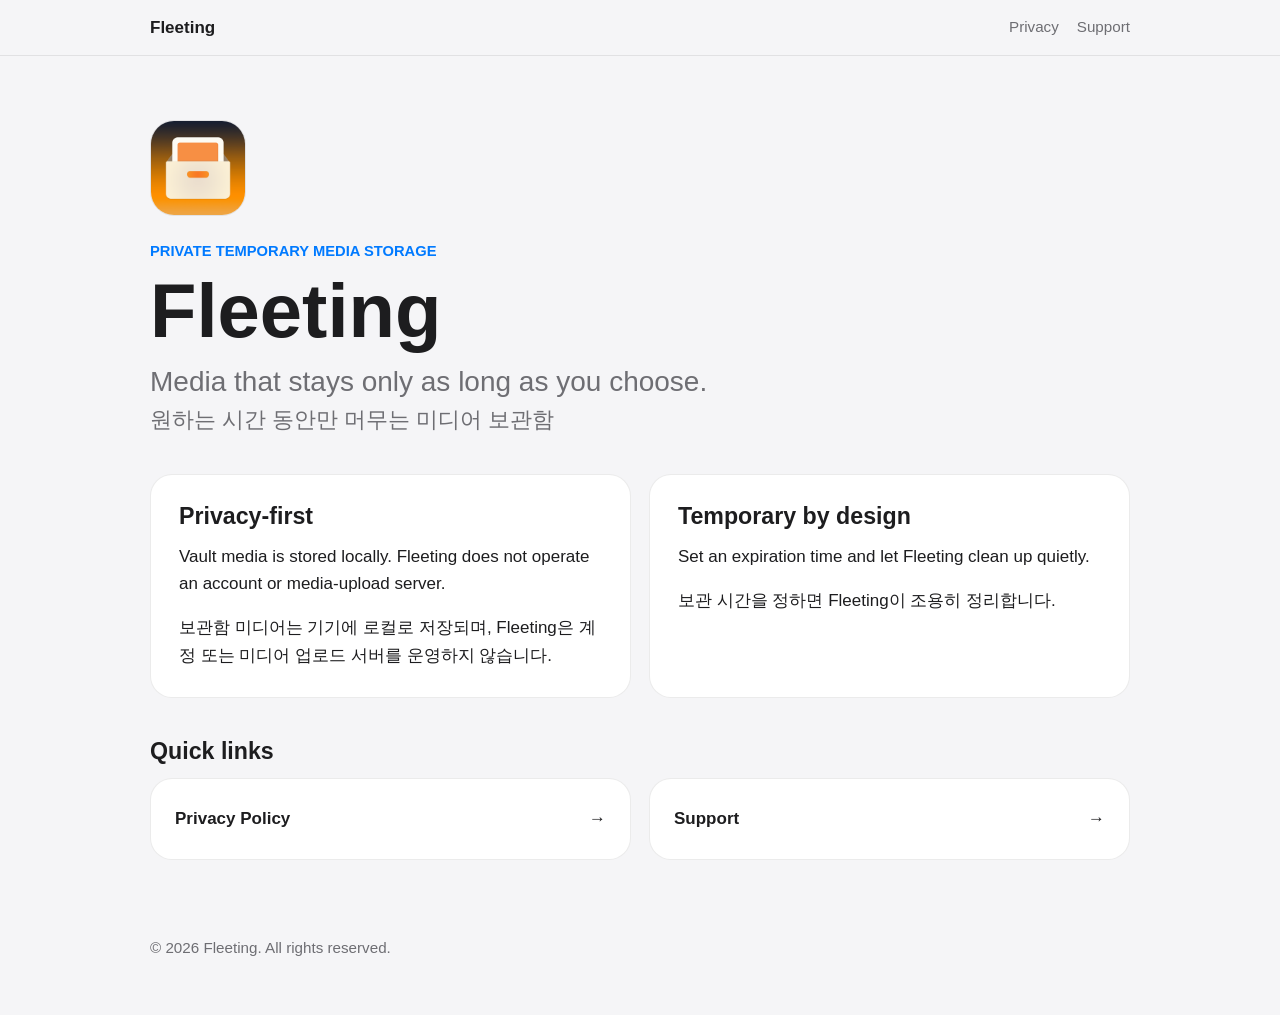
<file: docs/index.html>
<!doctype html>
<html lang="ko">
  <head>
    <meta charset="utf-8">
    <meta name="viewport" content="width=device-width, initial-scale=1">
    <title>Fleeting</title>
    <meta name="description" content="Fleeting keeps temporary media in a private local vault without a Fleeting upload server.">
    <link rel="stylesheet" href="./styles.css">
  </head>
  <body>
    <header class="site-header">
      <nav class="nav" aria-label="Main navigation">
        <a class="brand" href="./index.html" aria-current="page">Fleeting</a>
        <div class="nav-links">
          <a href="./privacy.html">Privacy</a>
          <a href="./support.html">Support</a>
        </div>
      </nav>
    </header>

    <main class="page">
      <section class="hero" aria-labelledby="hero-title">
        <img class="app-icon" src="./assets/icon.png" alt="Fleeting app icon" width="96" height="96">
        <p class="eyebrow">Private temporary media storage</p>
        <h1 id="hero-title">Fleeting</h1>
        <p class="subtitle">Media that stays only as long as you choose.</p>
        <p class="subtitle ko">원하는 시간 동안만 머무는 미디어 보관함</p>
      </section>

      <section class="card-grid" aria-label="Fleeting features">
        <article class="card">
          <h2>Privacy-first</h2>
          <p>Vault media is stored locally. Fleeting does not operate an account or media-upload server.</p>
          <p lang="ko">보관함 미디어는 기기에 로컬로 저장되며, Fleeting은 계정 또는 미디어 업로드 서버를 운영하지 않습니다.</p>
        </article>

        <article class="card">
          <h2>Temporary by design</h2>
          <p>Set an expiration time and let Fleeting clean up quietly.</p>
          <p lang="ko">보관 시간을 정하면 Fleeting이 조용히 정리합니다.</p>
        </article>
      </section>

      <section class="quick-links" aria-labelledby="quick-links-title">
        <h2 id="quick-links-title">Quick links</h2>
        <div class="link-cards">
          <a class="link-card" href="./privacy.html">
            <span>Privacy Policy</span>
            <span aria-hidden="true">→</span>
          </a>
          <a class="link-card" href="./support.html">
            <span>Support</span>
            <span aria-hidden="true">→</span>
          </a>
        </div>
      </section>
    </main>

    <footer class="site-footer">
      <p>© 2026 Fleeting. All rights reserved.</p>
    </footer>
  </body>
</html>
</file>
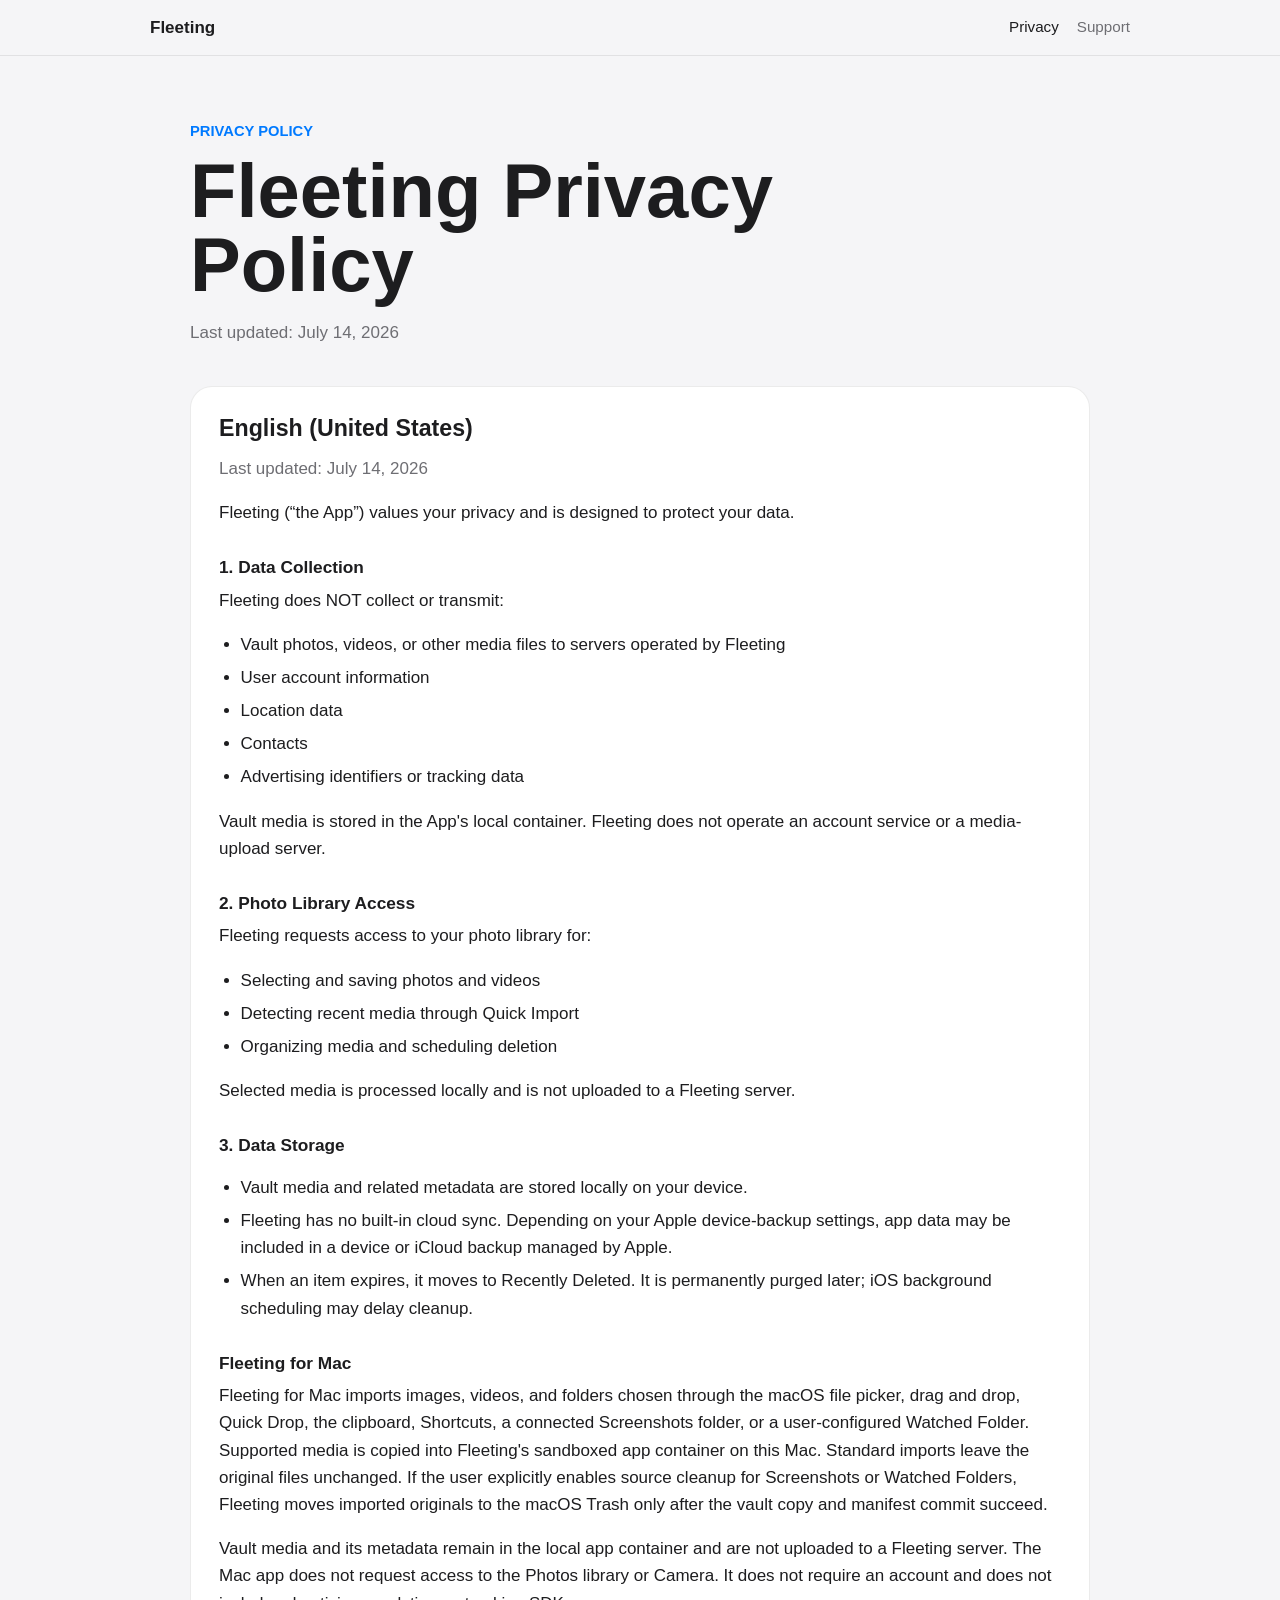
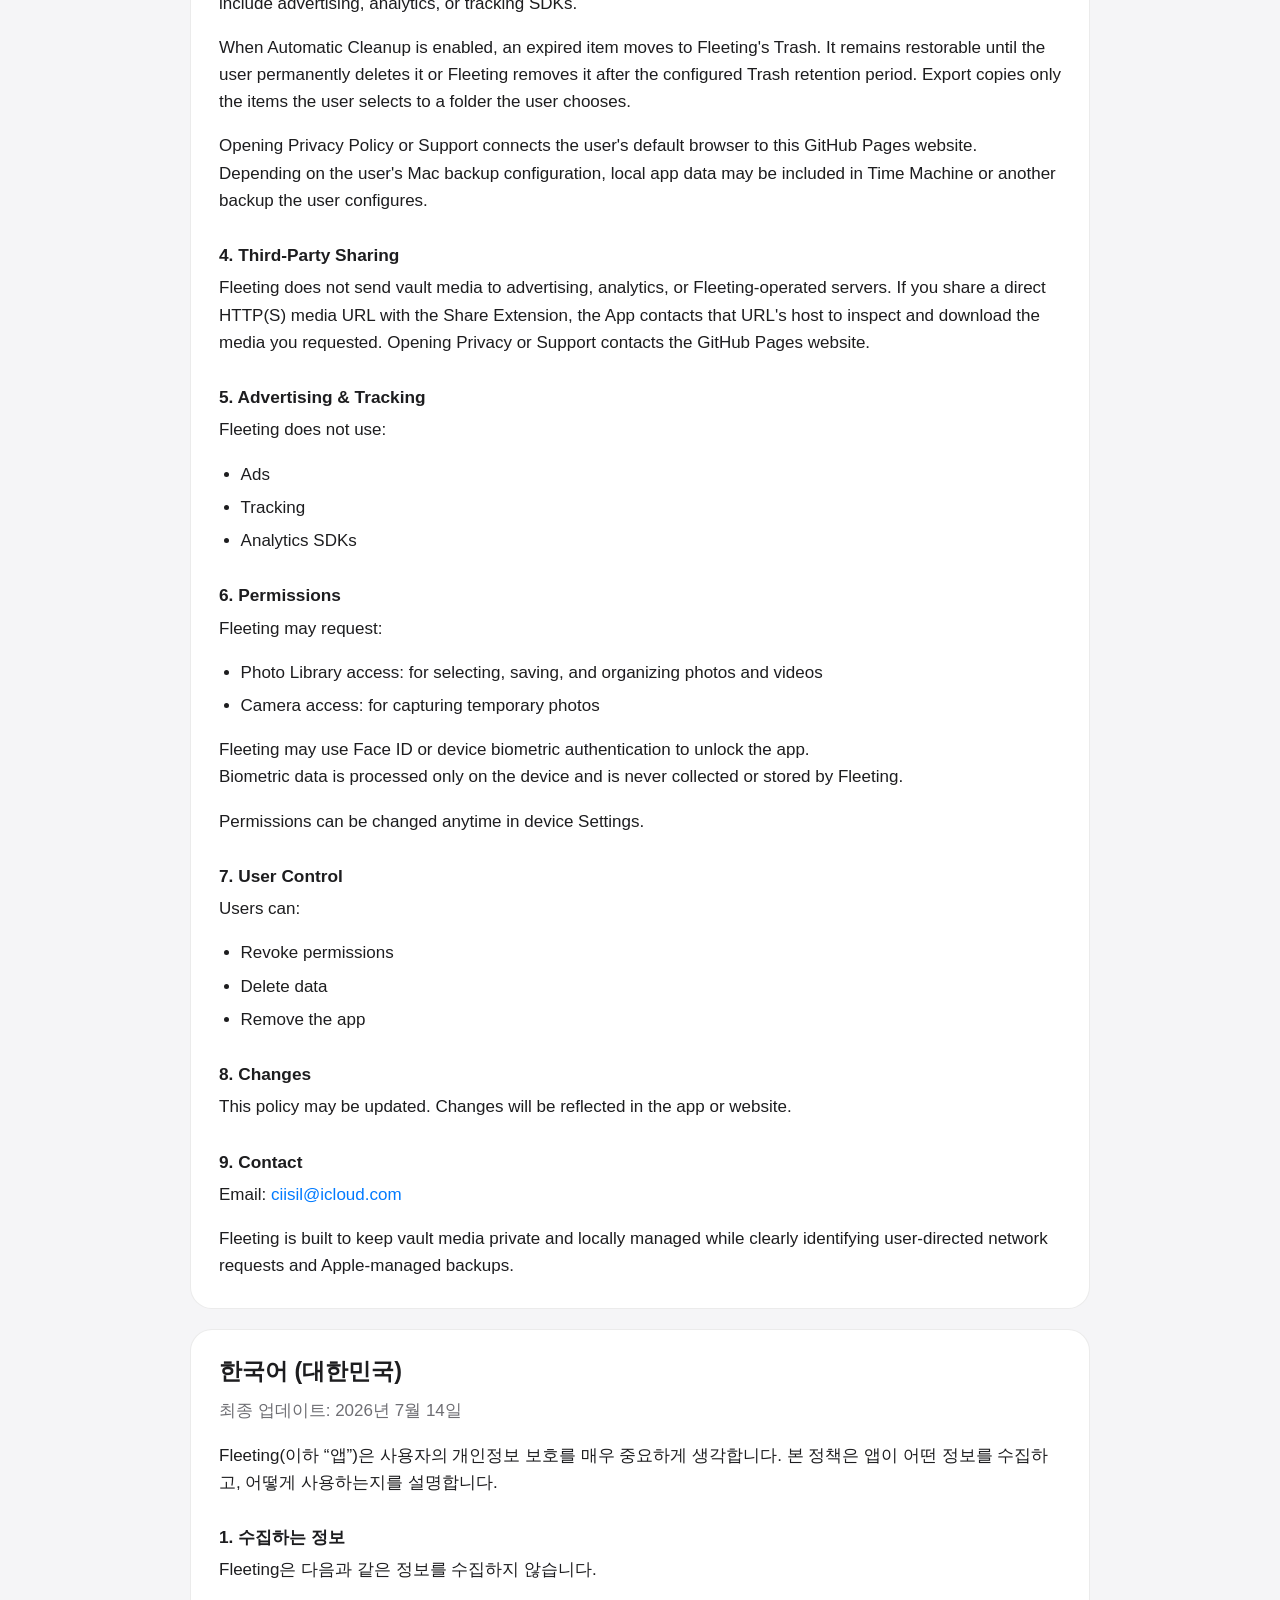
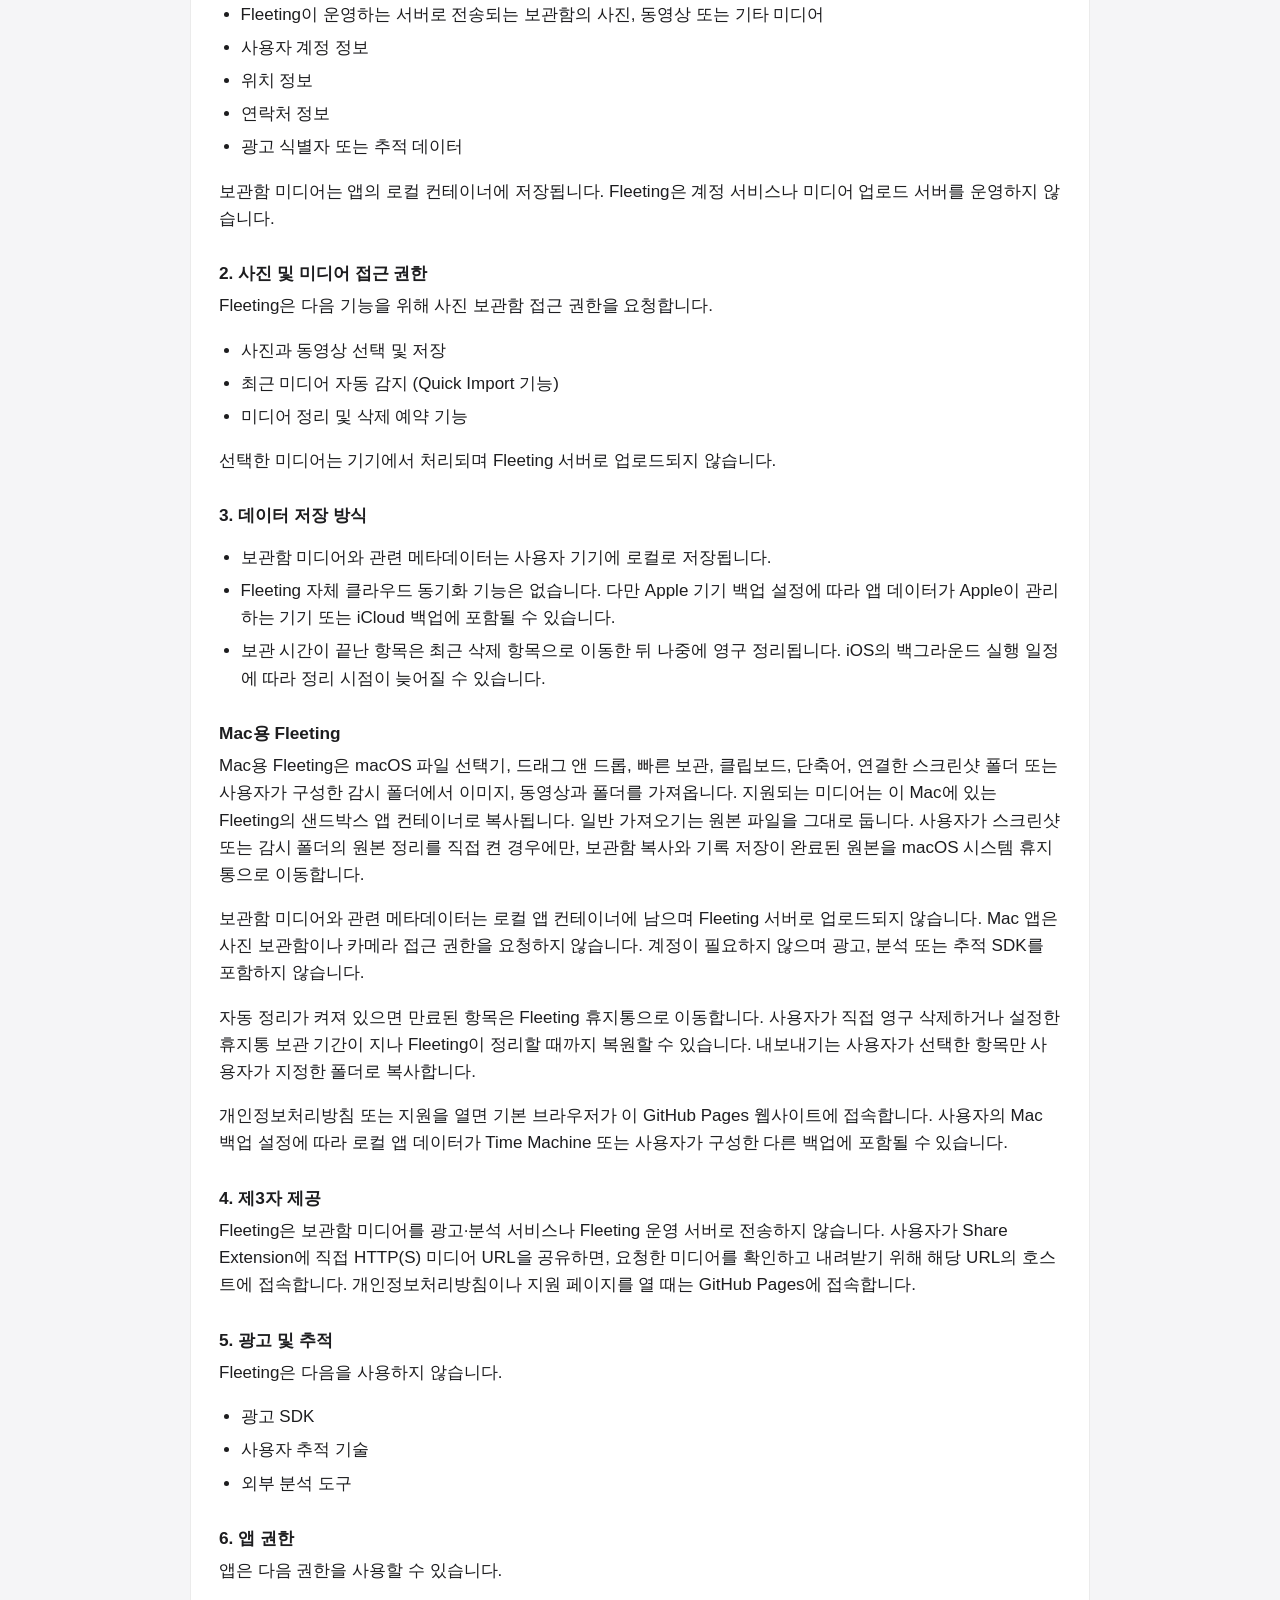
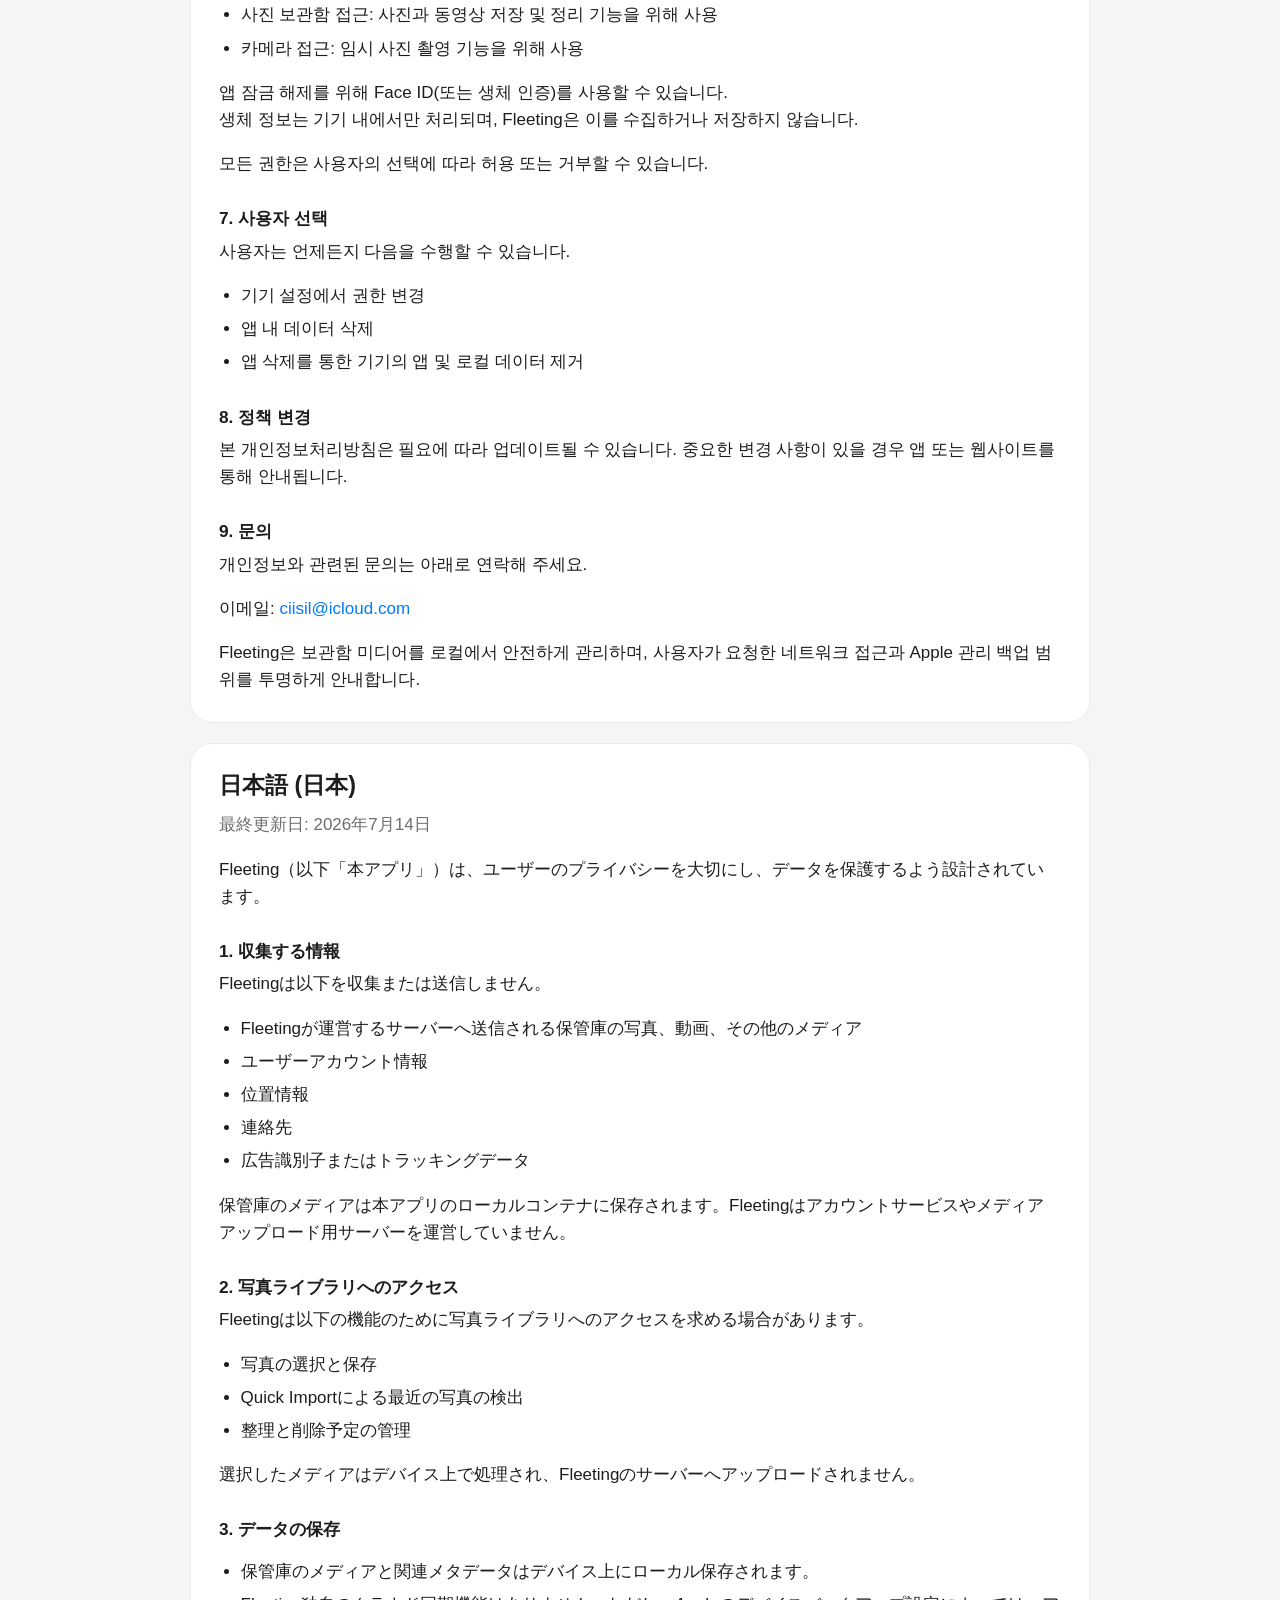
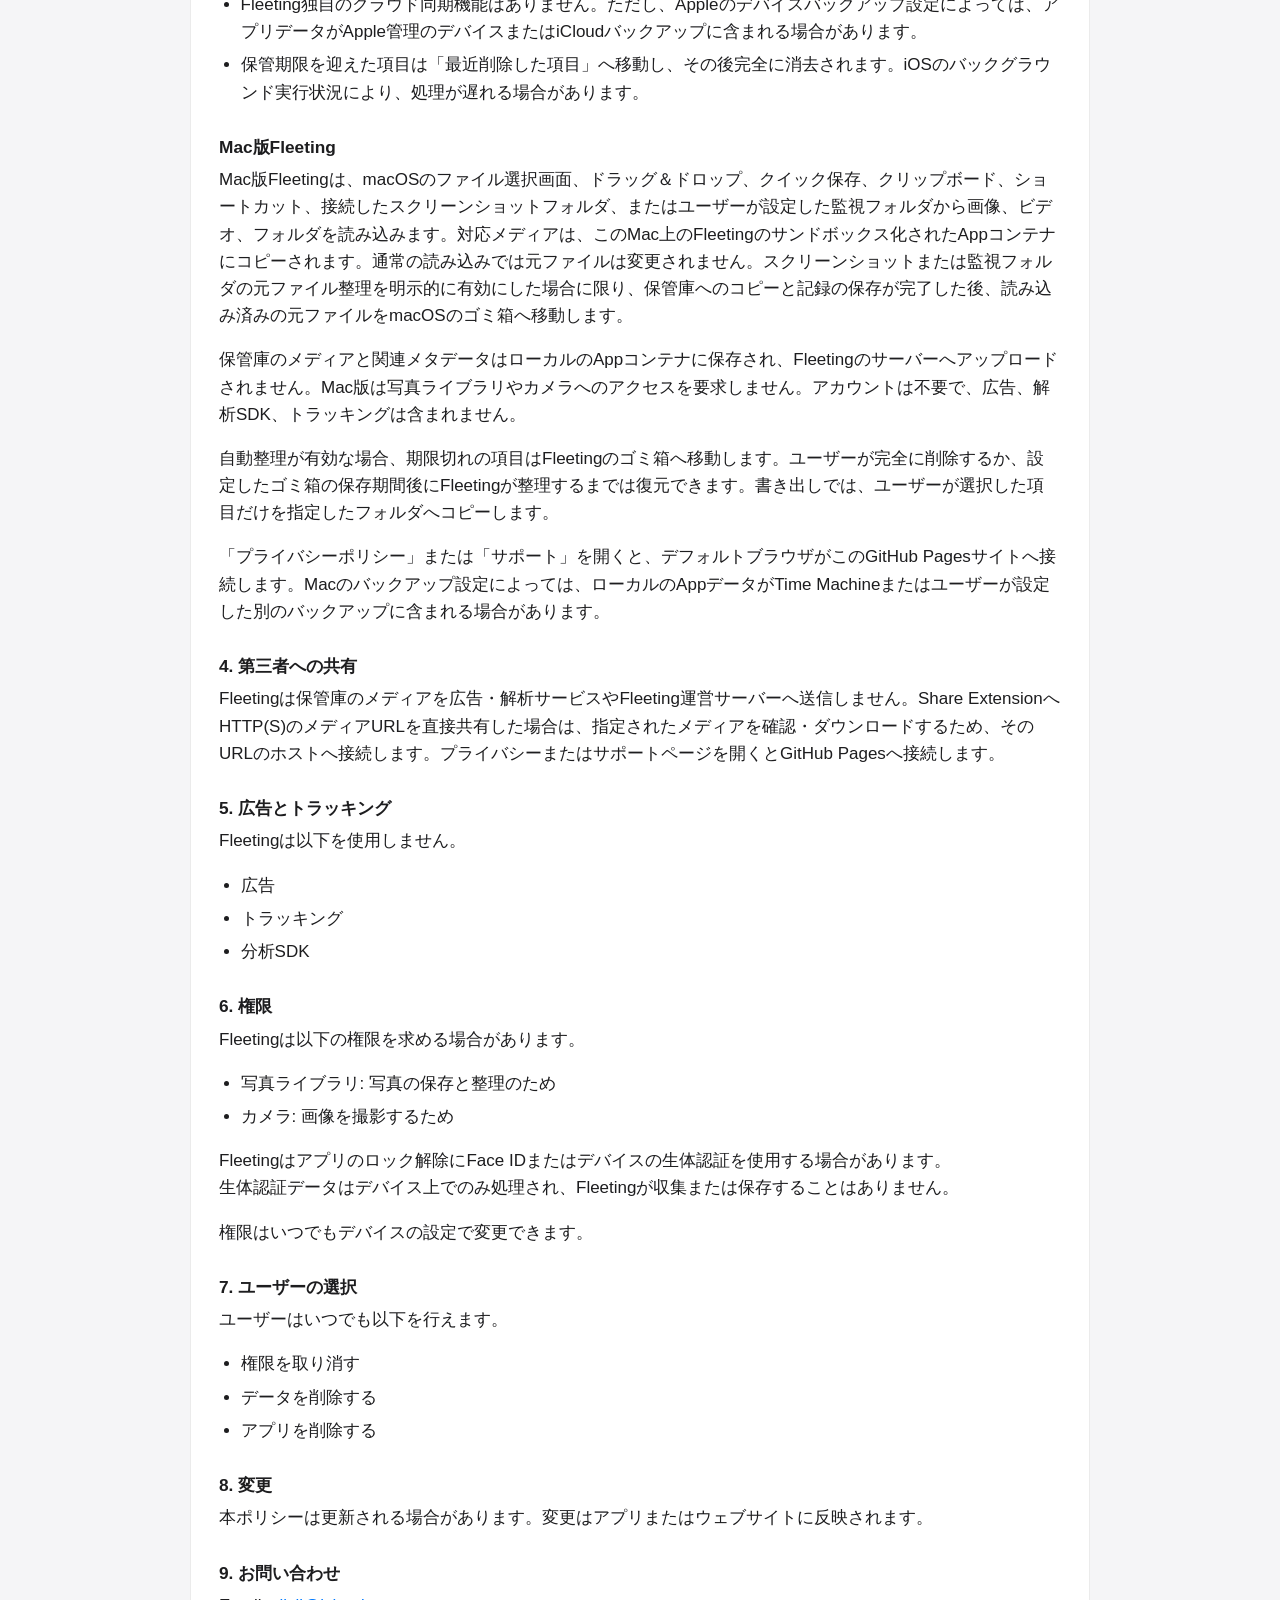
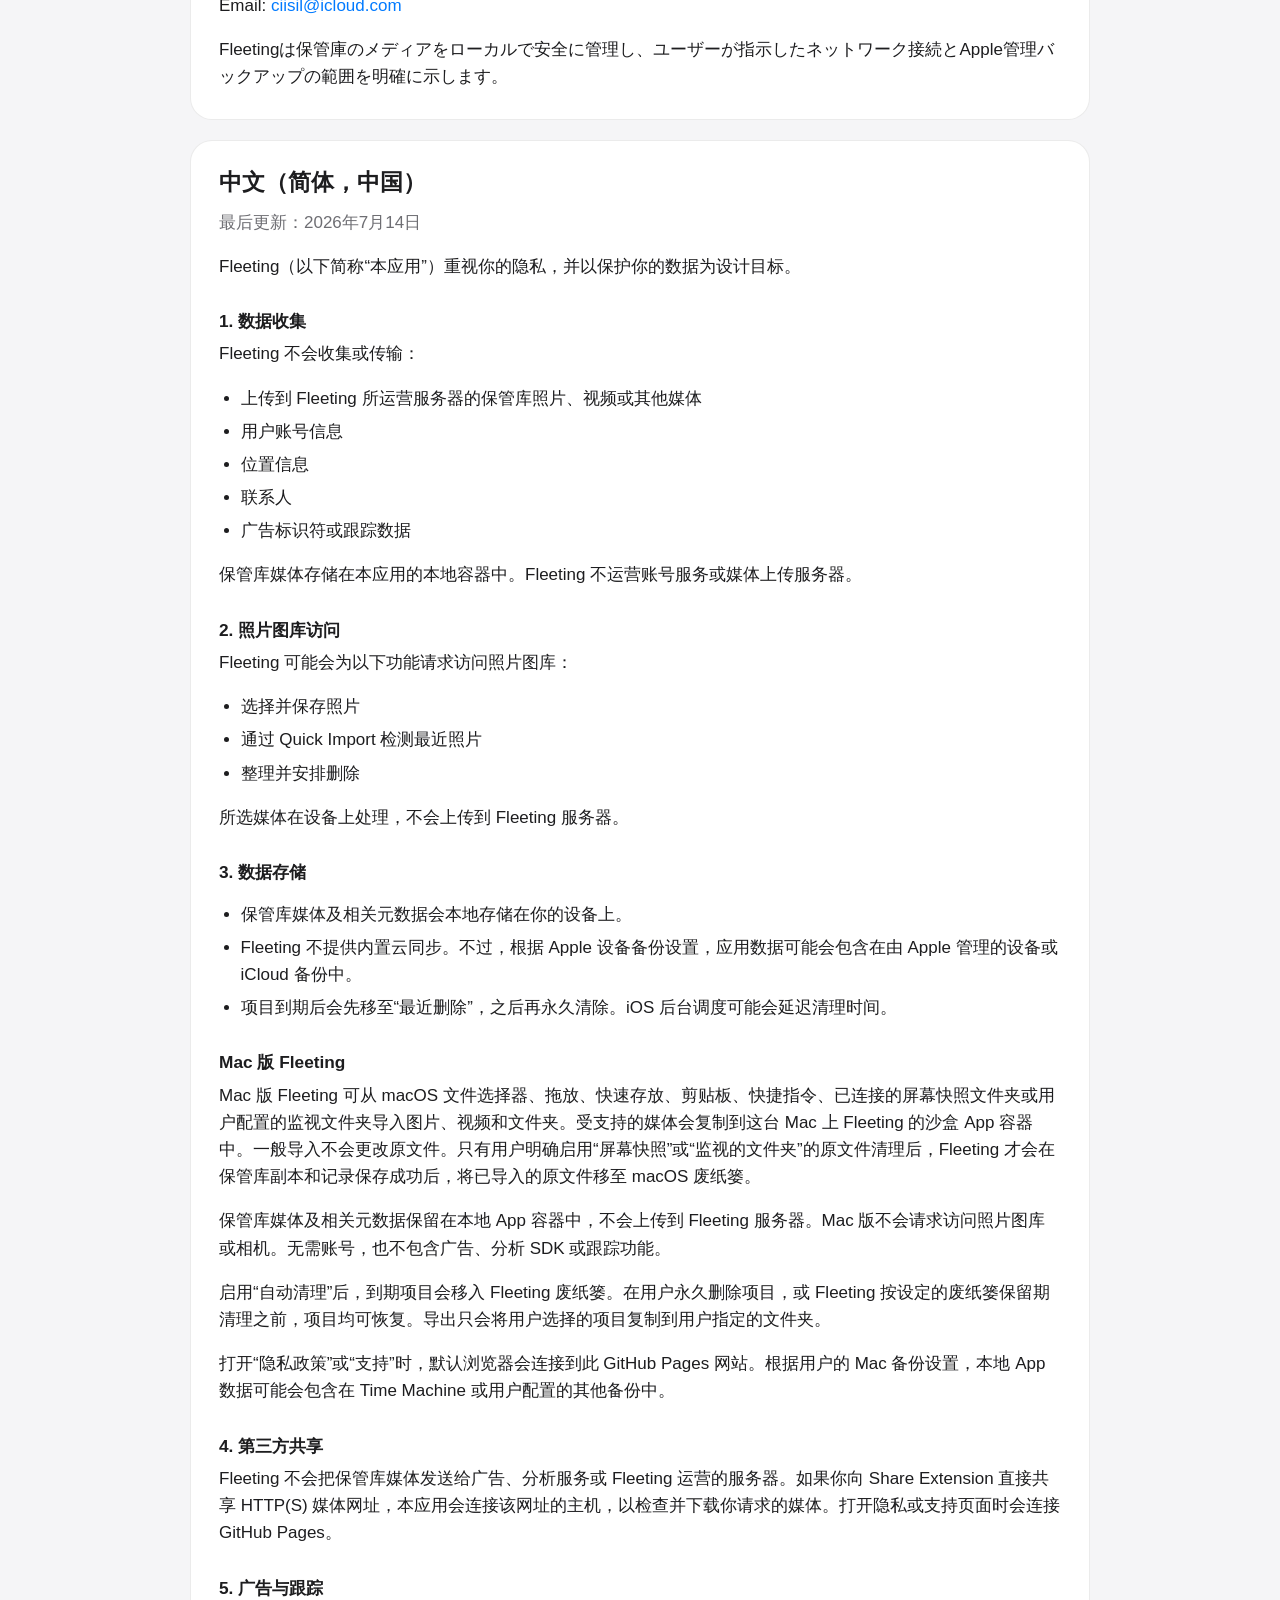
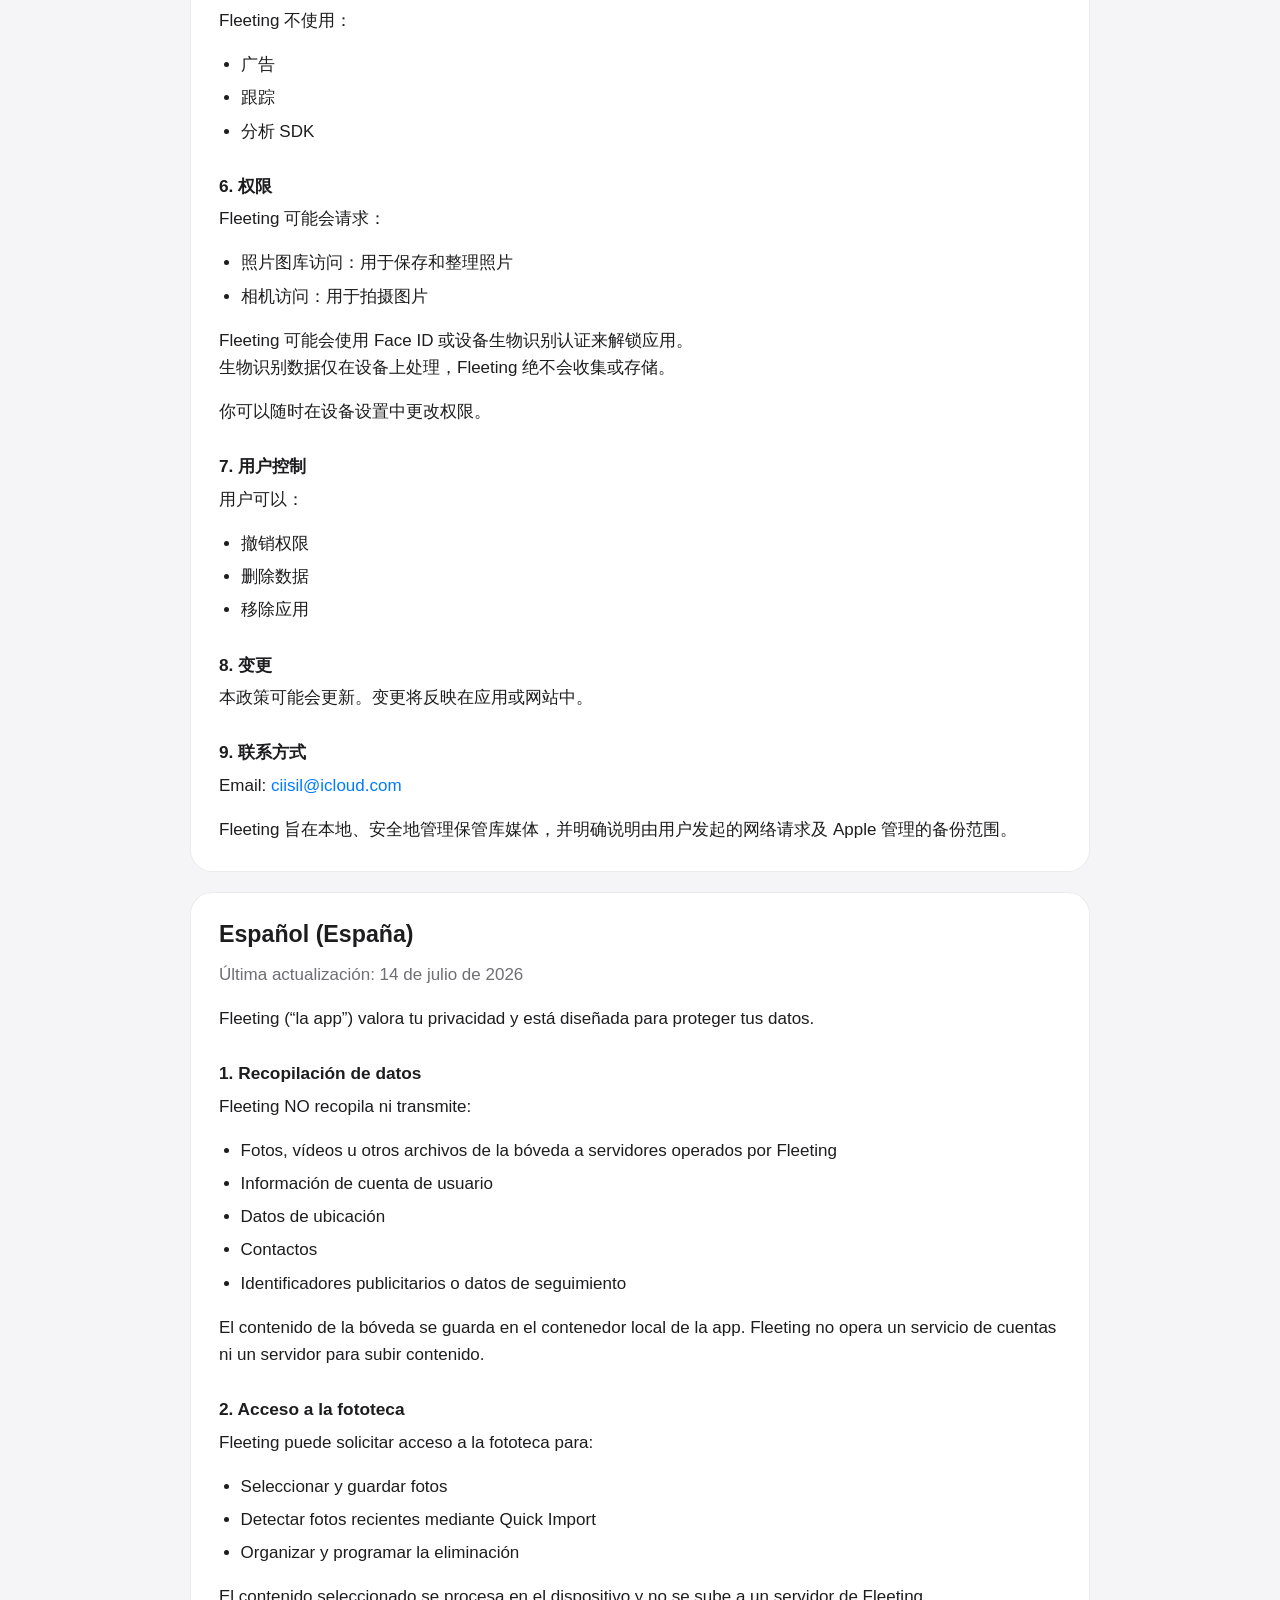
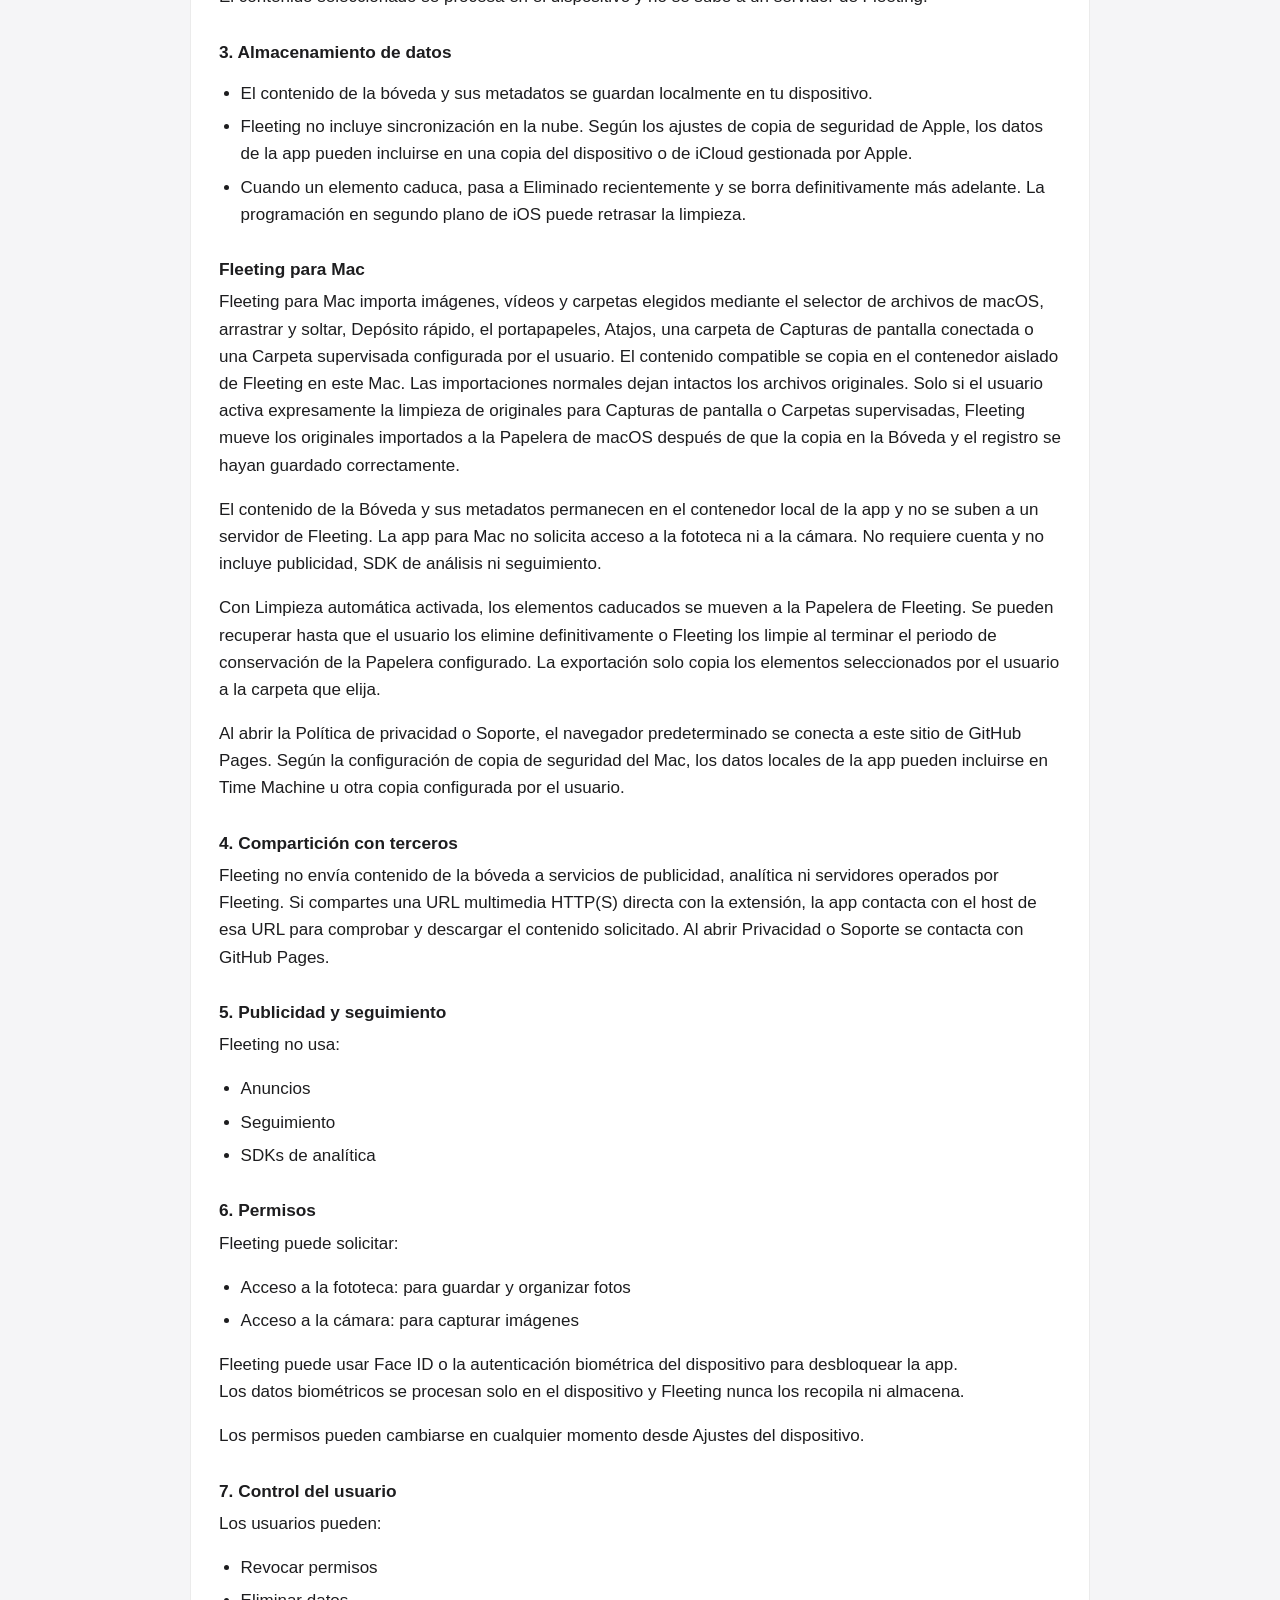
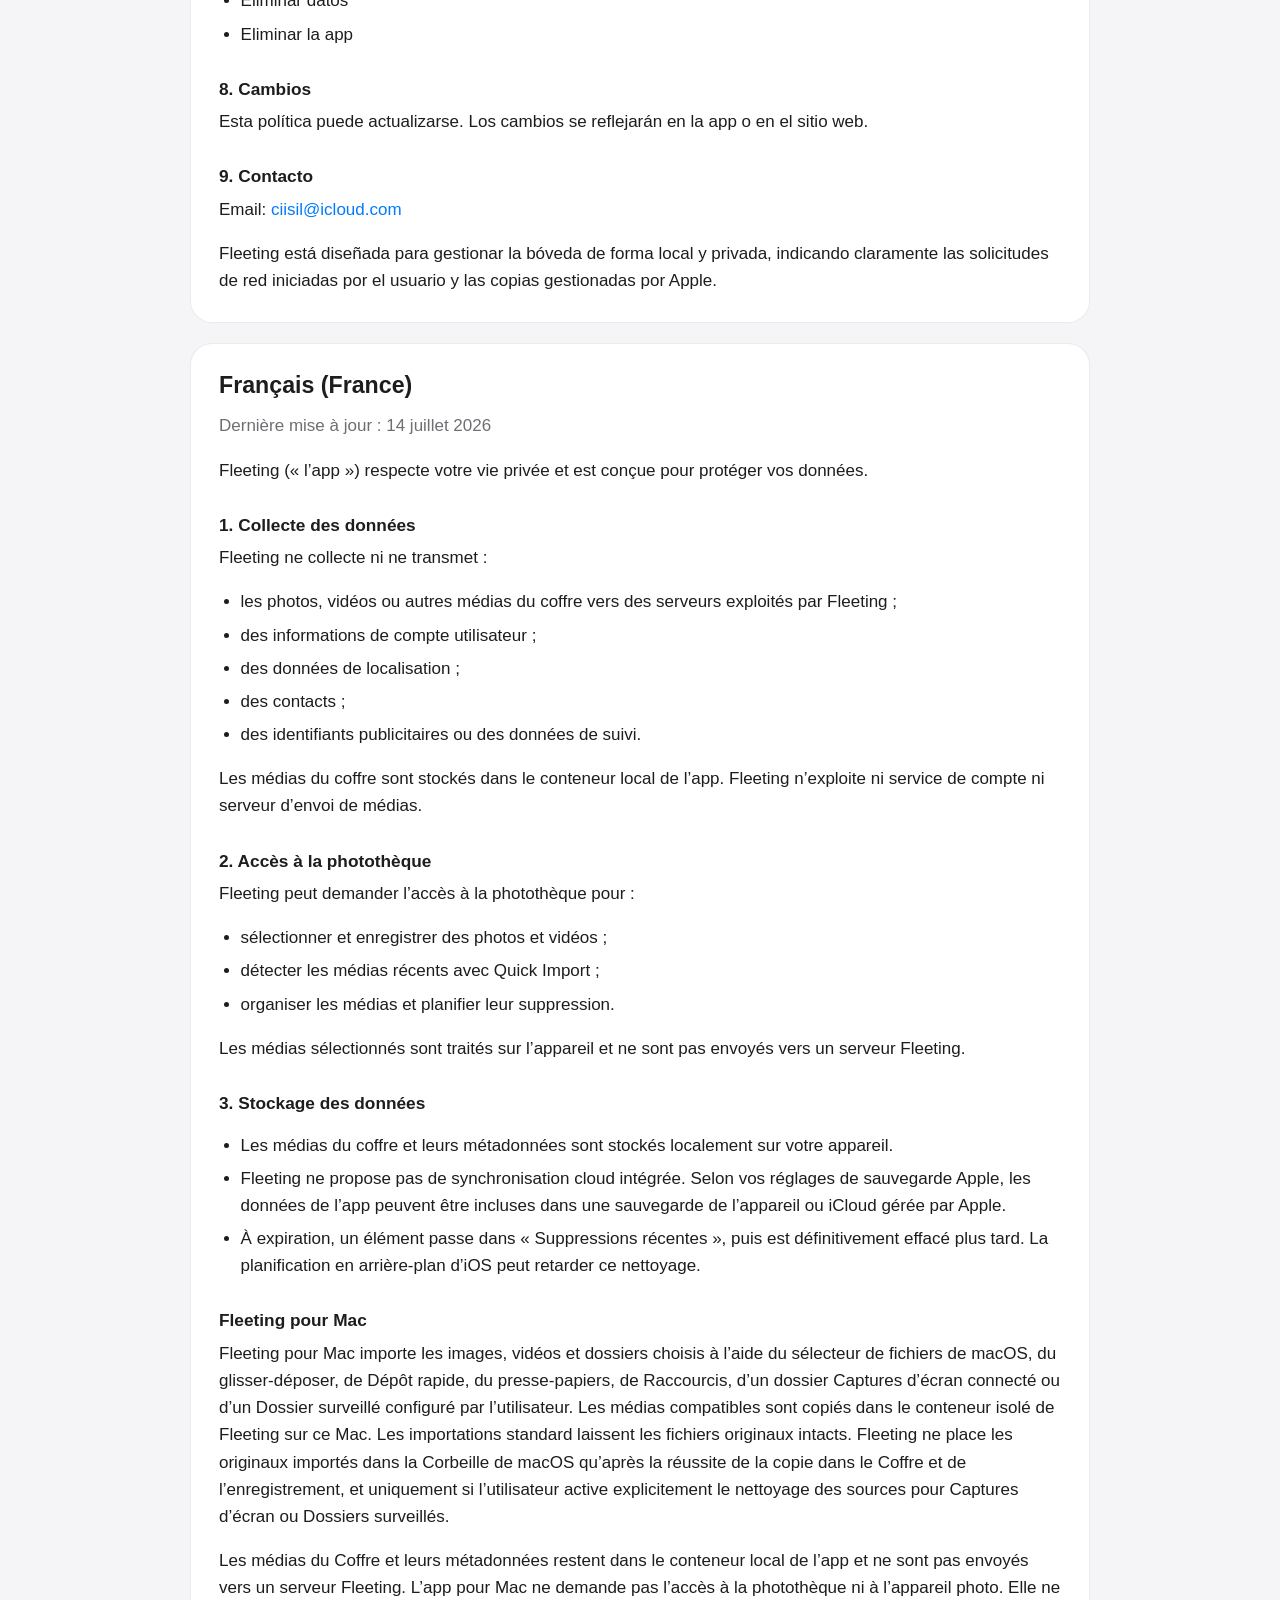
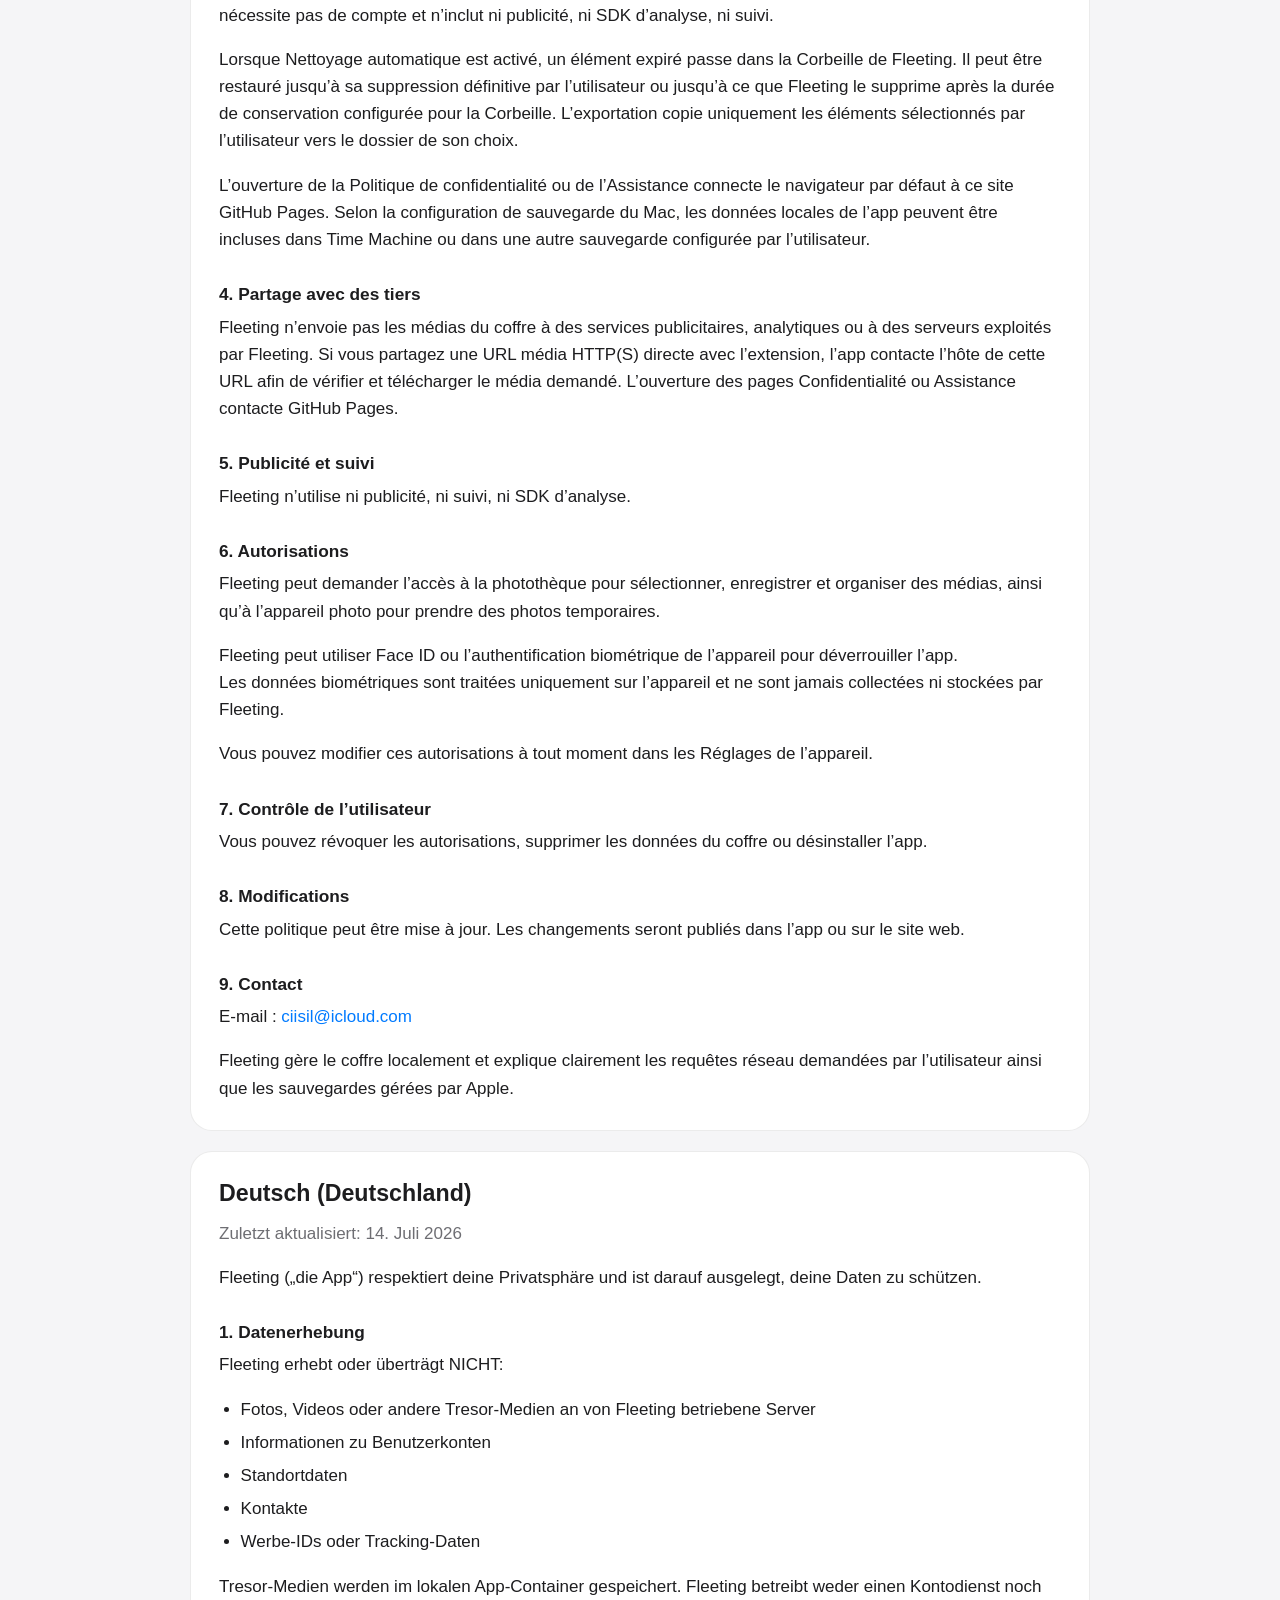
<file: docs/privacy.html>
<!doctype html>
<html lang="en">
  <head>
    <meta charset="utf-8">
    <meta name="viewport" content="width=device-width, initial-scale=1">
    <title>Fleeting Privacy Policy</title>
    <meta name="description" content="Privacy policy for Fleeting on iPhone, iPad, and Mac.">
    <link rel="stylesheet" href="./styles.css">
  </head>
  <body>
    <header class="site-header">
      <nav class="nav" aria-label="Main navigation">
        <a class="brand" href="./index.html">Fleeting</a>
        <div class="nav-links">
          <a href="./privacy.html" aria-current="page">Privacy</a>
          <a href="./support.html">Support</a>
        </div>
      </nav>
    </header>

    <main class="page policy-page">
      <section class="page-title">
        <p class="eyebrow">Privacy Policy</p>
        <h1>Fleeting Privacy Policy</h1>
        <p class="updated">Last updated: July 14, 2026</p>
      </section>

      <article class="content-card" lang="en">
        <h2>English (United States)</h2>
        <p class="updated">Last updated: July 14, 2026</p>
        <p>Fleeting (“the App”) values your privacy and is designed to protect your data.</p>

        <h3>1. Data Collection</h3>
        <p>Fleeting does NOT collect or transmit:</p>
        <ul>
          <li>Vault photos, videos, or other media files to servers operated by Fleeting</li>
          <li>User account information</li>
          <li>Location data</li>
          <li>Contacts</li>
          <li>Advertising identifiers or tracking data</li>
        </ul>
        <p>Vault media is stored in the App's local container. Fleeting does not operate an account service or a media-upload server.</p>

        <h3>2. Photo Library Access</h3>
        <p>Fleeting requests access to your photo library for:</p>
        <ul>
          <li>Selecting and saving photos and videos</li>
          <li>Detecting recent media through Quick Import</li>
          <li>Organizing media and scheduling deletion</li>
        </ul>
        <p>Selected media is processed locally and is not uploaded to a Fleeting server.</p>

        <h3>3. Data Storage</h3>
        <ul>
          <li>Vault media and related metadata are stored locally on your device.</li>
          <li>Fleeting has no built-in cloud sync. Depending on your Apple device-backup settings, app data may be included in a device or iCloud backup managed by Apple.</li>
          <li>When an item expires, it moves to Recently Deleted. It is permanently purged later; iOS background scheduling may delay cleanup.</li>
        </ul>

        <h3>Fleeting for Mac</h3>
        <p>Fleeting for Mac imports images, videos, and folders chosen through the macOS file picker, drag and drop, Quick Drop, the clipboard, Shortcuts, a connected Screenshots folder, or a user-configured Watched Folder. Supported media is copied into Fleeting's sandboxed app container on this Mac. Standard imports leave the original files unchanged. If the user explicitly enables source cleanup for Screenshots or Watched Folders, Fleeting moves imported originals to the macOS Trash only after the vault copy and manifest commit succeed.</p>
        <p>Vault media and its metadata remain in the local app container and are not uploaded to a Fleeting server. The Mac app does not request access to the Photos library or Camera. It does not require an account and does not include advertising, analytics, or tracking SDKs.</p>
        <p>When Automatic Cleanup is enabled, an expired item moves to Fleeting's Trash. It remains restorable until the user permanently deletes it or Fleeting removes it after the configured Trash retention period. Export copies only the items the user selects to a folder the user chooses.</p>
        <p>Opening Privacy Policy or Support connects the user's default browser to this GitHub Pages website. Depending on the user's Mac backup configuration, local app data may be included in Time Machine or another backup the user configures.</p>

        <h3>4. Third-Party Sharing</h3>
        <p>Fleeting does not send vault media to advertising, analytics, or Fleeting-operated servers. If you share a direct HTTP(S) media URL with the Share Extension, the App contacts that URL's host to inspect and download the media you requested. Opening Privacy or Support contacts the GitHub Pages website.</p>

        <h3>5. Advertising &amp; Tracking</h3>
        <p>Fleeting does not use:</p>
        <ul>
          <li>Ads</li>
          <li>Tracking</li>
          <li>Analytics SDKs</li>
        </ul>

        <h3>6. Permissions</h3>
        <p>Fleeting may request:</p>
        <ul>
          <li>Photo Library access: for selecting, saving, and organizing photos and videos</li>
          <li>Camera access: for capturing temporary photos</li>
        </ul>
        <p>Fleeting may use Face ID or device biometric authentication to unlock the app.<br>Biometric data is processed only on the device and is never collected or stored by Fleeting.</p>
        <p>Permissions can be changed anytime in device Settings.</p>

        <h3>7. User Control</h3>
        <p>Users can:</p>
        <ul>
          <li>Revoke permissions</li>
          <li>Delete data</li>
          <li>Remove the app</li>
        </ul>

        <h3>8. Changes</h3>
        <p>This policy may be updated. Changes will be reflected in the app or website.</p>

        <h3>9. Contact</h3>
        <p>Email: <a href="mailto:ciisil@icloud.com">ciisil@icloud.com</a></p>
        <p>Fleeting is built to keep vault media private and locally managed while clearly identifying user-directed network requests and Apple-managed backups.</p>
      </article>

      <article class="content-card" lang="ko">
        <h2>한국어 (대한민국)</h2>
        <p class="updated">최종 업데이트: 2026년 7월 14일</p>
        <p>Fleeting(이하 “앱”)은 사용자의 개인정보 보호를 매우 중요하게 생각합니다. 본 정책은 앱이 어떤 정보를 수집하고, 어떻게 사용하는지를 설명합니다.</p>

        <h3>1. 수집하는 정보</h3>
        <p>Fleeting은 다음과 같은 정보를 수집하지 않습니다.</p>
        <ul>
          <li>Fleeting이 운영하는 서버로 전송되는 보관함의 사진, 동영상 또는 기타 미디어</li>
          <li>사용자 계정 정보</li>
          <li>위치 정보</li>
          <li>연락처 정보</li>
          <li>광고 식별자 또는 추적 데이터</li>
        </ul>
        <p>보관함 미디어는 앱의 로컬 컨테이너에 저장됩니다. Fleeting은 계정 서비스나 미디어 업로드 서버를 운영하지 않습니다.</p>

        <h3>2. 사진 및 미디어 접근 권한</h3>
        <p>Fleeting은 다음 기능을 위해 사진 보관함 접근 권한을 요청합니다.</p>
        <ul>
          <li>사진과 동영상 선택 및 저장</li>
          <li>최근 미디어 자동 감지 (Quick Import 기능)</li>
          <li>미디어 정리 및 삭제 예약 기능</li>
        </ul>
        <p>선택한 미디어는 기기에서 처리되며 Fleeting 서버로 업로드되지 않습니다.</p>

        <h3>3. 데이터 저장 방식</h3>
        <ul>
          <li>보관함 미디어와 관련 메타데이터는 사용자 기기에 로컬로 저장됩니다.</li>
          <li>Fleeting 자체 클라우드 동기화 기능은 없습니다. 다만 Apple 기기 백업 설정에 따라 앱 데이터가 Apple이 관리하는 기기 또는 iCloud 백업에 포함될 수 있습니다.</li>
          <li>보관 시간이 끝난 항목은 최근 삭제 항목으로 이동한 뒤 나중에 영구 정리됩니다. iOS의 백그라운드 실행 일정에 따라 정리 시점이 늦어질 수 있습니다.</li>
        </ul>

        <h3>Mac용 Fleeting</h3>
        <p>Mac용 Fleeting은 macOS 파일 선택기, 드래그 앤 드롭, 빠른 보관, 클립보드, 단축어, 연결한 스크린샷 폴더 또는 사용자가 구성한 감시 폴더에서 이미지, 동영상과 폴더를 가져옵니다. 지원되는 미디어는 이 Mac에 있는 Fleeting의 샌드박스 앱 컨테이너로 복사됩니다. 일반 가져오기는 원본 파일을 그대로 둡니다. 사용자가 스크린샷 또는 감시 폴더의 원본 정리를 직접 켠 경우에만, 보관함 복사와 기록 저장이 완료된 원본을 macOS 시스템 휴지통으로 이동합니다.</p>
        <p>보관함 미디어와 관련 메타데이터는 로컬 앱 컨테이너에 남으며 Fleeting 서버로 업로드되지 않습니다. Mac 앱은 사진 보관함이나 카메라 접근 권한을 요청하지 않습니다. 계정이 필요하지 않으며 광고, 분석 또는 추적 SDK를 포함하지 않습니다.</p>
        <p>자동 정리가 켜져 있으면 만료된 항목은 Fleeting 휴지통으로 이동합니다. 사용자가 직접 영구 삭제하거나 설정한 휴지통 보관 기간이 지나 Fleeting이 정리할 때까지 복원할 수 있습니다. 내보내기는 사용자가 선택한 항목만 사용자가 지정한 폴더로 복사합니다.</p>
        <p>개인정보처리방침 또는 지원을 열면 기본 브라우저가 이 GitHub Pages 웹사이트에 접속합니다. 사용자의 Mac 백업 설정에 따라 로컬 앱 데이터가 Time Machine 또는 사용자가 구성한 다른 백업에 포함될 수 있습니다.</p>

        <h3>4. 제3자 제공</h3>
        <p>Fleeting은 보관함 미디어를 광고·분석 서비스나 Fleeting 운영 서버로 전송하지 않습니다. 사용자가 Share Extension에 직접 HTTP(S) 미디어 URL을 공유하면, 요청한 미디어를 확인하고 내려받기 위해 해당 URL의 호스트에 접속합니다. 개인정보처리방침이나 지원 페이지를 열 때는 GitHub Pages에 접속합니다.</p>

        <h3>5. 광고 및 추적</h3>
        <p>Fleeting은 다음을 사용하지 않습니다.</p>
        <ul>
          <li>광고 SDK</li>
          <li>사용자 추적 기술</li>
          <li>외부 분석 도구</li>
        </ul>

        <h3>6. 앱 권한</h3>
        <p>앱은 다음 권한을 사용할 수 있습니다.</p>
        <ul>
          <li>사진 보관함 접근: 사진과 동영상 저장 및 정리 기능을 위해 사용</li>
          <li>카메라 접근: 임시 사진 촬영 기능을 위해 사용</li>
        </ul>
        <p>앱 잠금 해제를 위해 Face ID(또는 생체 인증)를 사용할 수 있습니다.<br>생체 정보는 기기 내에서만 처리되며, Fleeting은 이를 수집하거나 저장하지 않습니다.</p>
        <p>모든 권한은 사용자의 선택에 따라 허용 또는 거부할 수 있습니다.</p>

        <h3>7. 사용자 선택</h3>
        <p>사용자는 언제든지 다음을 수행할 수 있습니다.</p>
        <ul>
          <li>기기 설정에서 권한 변경</li>
          <li>앱 내 데이터 삭제</li>
          <li>앱 삭제를 통한 기기의 앱 및 로컬 데이터 제거</li>
        </ul>

        <h3>8. 정책 변경</h3>
        <p>본 개인정보처리방침은 필요에 따라 업데이트될 수 있습니다. 중요한 변경 사항이 있을 경우 앱 또는 웹사이트를 통해 안내됩니다.</p>

        <h3>9. 문의</h3>
        <p>개인정보와 관련된 문의는 아래로 연락해 주세요.</p>
        <p>이메일: <a href="mailto:ciisil@icloud.com">ciisil@icloud.com</a></p>
        <p>Fleeting은 보관함 미디어를 로컬에서 안전하게 관리하며, 사용자가 요청한 네트워크 접근과 Apple 관리 백업 범위를 투명하게 안내합니다.</p>
      </article>

      <article class="content-card" lang="ja">
        <h2>日本語 (日本)</h2>
        <p class="updated">最終更新日: 2026年7月14日</p>
        <p>Fleeting（以下「本アプリ」）は、ユーザーのプライバシーを大切にし、データを保護するよう設計されています。</p>

        <h3>1. 収集する情報</h3>
        <p>Fleetingは以下を収集または送信しません。</p>
        <ul>
          <li>Fleetingが運営するサーバーへ送信される保管庫の写真、動画、その他のメディア</li>
          <li>ユーザーアカウント情報</li>
          <li>位置情報</li>
          <li>連絡先</li>
          <li>広告識別子またはトラッキングデータ</li>
        </ul>
        <p>保管庫のメディアは本アプリのローカルコンテナに保存されます。Fleetingはアカウントサービスやメディアアップロード用サーバーを運営していません。</p>

        <h3>2. 写真ライブラリへのアクセス</h3>
        <p>Fleetingは以下の機能のために写真ライブラリへのアクセスを求める場合があります。</p>
        <ul>
          <li>写真の選択と保存</li>
          <li>Quick Importによる最近の写真の検出</li>
          <li>整理と削除予定の管理</li>
        </ul>
        <p>選択したメディアはデバイス上で処理され、Fleetingのサーバーへアップロードされません。</p>

        <h3>3. データの保存</h3>
        <ul>
          <li>保管庫のメディアと関連メタデータはデバイス上にローカル保存されます。</li>
          <li>Fleeting独自のクラウド同期機能はありません。ただし、Appleのデバイスバックアップ設定によっては、アプリデータがApple管理のデバイスまたはiCloudバックアップに含まれる場合があります。</li>
          <li>保管期限を迎えた項目は「最近削除した項目」へ移動し、その後完全に消去されます。iOSのバックグラウンド実行状況により、処理が遅れる場合があります。</li>
        </ul>

        <h3>Mac版Fleeting</h3>
        <p>Mac版Fleetingは、macOSのファイル選択画面、ドラッグ＆ドロップ、クイック保存、クリップボード、ショートカット、接続したスクリーンショットフォルダ、またはユーザーが設定した監視フォルダから画像、ビデオ、フォルダを読み込みます。対応メディアは、このMac上のFleetingのサンドボックス化されたAppコンテナにコピーされます。通常の読み込みでは元ファイルは変更されません。スクリーンショットまたは監視フォルダの元ファイル整理を明示的に有効にした場合に限り、保管庫へのコピーと記録の保存が完了した後、読み込み済みの元ファイルをmacOSのゴミ箱へ移動します。</p>
        <p>保管庫のメディアと関連メタデータはローカルのAppコンテナに保存され、Fleetingのサーバーへアップロードされません。Mac版は写真ライブラリやカメラへのアクセスを要求しません。アカウントは不要で、広告、解析SDK、トラッキングは含まれません。</p>
        <p>自動整理が有効な場合、期限切れの項目はFleetingのゴミ箱へ移動します。ユーザーが完全に削除するか、設定したゴミ箱の保存期間後にFleetingが整理するまでは復元できます。書き出しでは、ユーザーが選択した項目だけを指定したフォルダへコピーします。</p>
        <p>「プライバシーポリシー」または「サポート」を開くと、デフォルトブラウザがこのGitHub Pagesサイトへ接続します。Macのバックアップ設定によっては、ローカルのAppデータがTime Machineまたはユーザーが設定した別のバックアップに含まれる場合があります。</p>

        <h3>4. 第三者への共有</h3>
        <p>Fleetingは保管庫のメディアを広告・解析サービスやFleeting運営サーバーへ送信しません。Share ExtensionへHTTP(S)のメディアURLを直接共有した場合は、指定されたメディアを確認・ダウンロードするため、そのURLのホストへ接続します。プライバシーまたはサポートページを開くとGitHub Pagesへ接続します。</p>

        <h3>5. 広告とトラッキング</h3>
        <p>Fleetingは以下を使用しません。</p>
        <ul>
          <li>広告</li>
          <li>トラッキング</li>
          <li>分析SDK</li>
        </ul>

        <h3>6. 権限</h3>
        <p>Fleetingは以下の権限を求める場合があります。</p>
        <ul>
          <li>写真ライブラリ: 写真の保存と整理のため</li>
          <li>カメラ: 画像を撮影するため</li>
        </ul>
        <p>Fleetingはアプリのロック解除にFace IDまたはデバイスの生体認証を使用する場合があります。<br>生体認証データはデバイス上でのみ処理され、Fleetingが収集または保存することはありません。</p>
        <p>権限はいつでもデバイスの設定で変更できます。</p>

        <h3>7. ユーザーの選択</h3>
        <p>ユーザーはいつでも以下を行えます。</p>
        <ul>
          <li>権限を取り消す</li>
          <li>データを削除する</li>
          <li>アプリを削除する</li>
        </ul>

        <h3>8. 変更</h3>
        <p>本ポリシーは更新される場合があります。変更はアプリまたはウェブサイトに反映されます。</p>

        <h3>9. お問い合わせ</h3>
        <p>Email: <a href="mailto:ciisil@icloud.com">ciisil@icloud.com</a></p>
        <p>Fleetingは保管庫のメディアをローカルで安全に管理し、ユーザーが指示したネットワーク接続とApple管理バックアップの範囲を明確に示します。</p>
      </article>

      <article class="content-card" lang="zh-Hans">
        <h2>中文（简体，中国）</h2>
        <p class="updated">最后更新：2026年7月14日</p>
        <p>Fleeting（以下简称“本应用”）重视你的隐私，并以保护你的数据为设计目标。</p>

        <h3>1. 数据收集</h3>
        <p>Fleeting 不会收集或传输：</p>
        <ul>
          <li>上传到 Fleeting 所运营服务器的保管库照片、视频或其他媒体</li>
          <li>用户账号信息</li>
          <li>位置信息</li>
          <li>联系人</li>
          <li>广告标识符或跟踪数据</li>
        </ul>
        <p>保管库媒体存储在本应用的本地容器中。Fleeting 不运营账号服务或媒体上传服务器。</p>

        <h3>2. 照片图库访问</h3>
        <p>Fleeting 可能会为以下功能请求访问照片图库：</p>
        <ul>
          <li>选择并保存照片</li>
          <li>通过 Quick Import 检测最近照片</li>
          <li>整理并安排删除</li>
        </ul>
        <p>所选媒体在设备上处理，不会上传到 Fleeting 服务器。</p>

        <h3>3. 数据存储</h3>
        <ul>
          <li>保管库媒体及相关元数据会本地存储在你的设备上。</li>
          <li>Fleeting 不提供内置云同步。不过，根据 Apple 设备备份设置，应用数据可能会包含在由 Apple 管理的设备或 iCloud 备份中。</li>
          <li>项目到期后会先移至“最近删除”，之后再永久清除。iOS 后台调度可能会延迟清理时间。</li>
        </ul>

        <h3>Mac 版 Fleeting</h3>
        <p>Mac 版 Fleeting 可从 macOS 文件选择器、拖放、快速存放、剪贴板、快捷指令、已连接的屏幕快照文件夹或用户配置的监视文件夹导入图片、视频和文件夹。受支持的媒体会复制到这台 Mac 上 Fleeting 的沙盒 App 容器中。一般导入不会更改原文件。只有用户明确启用“屏幕快照”或“监视的文件夹”的原文件清理后，Fleeting 才会在保管库副本和记录保存成功后，将已导入的原文件移至 macOS 废纸篓。</p>
        <p>保管库媒体及相关元数据保留在本地 App 容器中，不会上传到 Fleeting 服务器。Mac 版不会请求访问照片图库或相机。无需账号，也不包含广告、分析 SDK 或跟踪功能。</p>
        <p>启用“自动清理”后，到期项目会移入 Fleeting 废纸篓。在用户永久删除项目，或 Fleeting 按设定的废纸篓保留期清理之前，项目均可恢复。导出只会将用户选择的项目复制到用户指定的文件夹。</p>
        <p>打开“隐私政策”或“支持”时，默认浏览器会连接到此 GitHub Pages 网站。根据用户的 Mac 备份设置，本地 App 数据可能会包含在 Time Machine 或用户配置的其他备份中。</p>

        <h3>4. 第三方共享</h3>
        <p>Fleeting 不会把保管库媒体发送给广告、分析服务或 Fleeting 运营的服务器。如果你向 Share Extension 直接共享 HTTP(S) 媒体网址，本应用会连接该网址的主机，以检查并下载你请求的媒体。打开隐私或支持页面时会连接 GitHub Pages。</p>

        <h3>5. 广告与跟踪</h3>
        <p>Fleeting 不使用：</p>
        <ul>
          <li>广告</li>
          <li>跟踪</li>
          <li>分析 SDK</li>
        </ul>

        <h3>6. 权限</h3>
        <p>Fleeting 可能会请求：</p>
        <ul>
          <li>照片图库访问：用于保存和整理照片</li>
          <li>相机访问：用于拍摄图片</li>
        </ul>
        <p>Fleeting 可能会使用 Face ID 或设备生物识别认证来解锁应用。<br>生物识别数据仅在设备上处理，Fleeting 绝不会收集或存储。</p>
        <p>你可以随时在设备设置中更改权限。</p>

        <h3>7. 用户控制</h3>
        <p>用户可以：</p>
        <ul>
          <li>撤销权限</li>
          <li>删除数据</li>
          <li>移除应用</li>
        </ul>

        <h3>8. 变更</h3>
        <p>本政策可能会更新。变更将反映在应用或网站中。</p>

        <h3>9. 联系方式</h3>
        <p>Email: <a href="mailto:ciisil@icloud.com">ciisil@icloud.com</a></p>
        <p>Fleeting 旨在本地、安全地管理保管库媒体，并明确说明由用户发起的网络请求及 Apple 管理的备份范围。</p>
      </article>

      <article class="content-card" lang="es">
        <h2>Español (España)</h2>
        <p class="updated">Última actualización: 14 de julio de 2026</p>
        <p>Fleeting (“la app”) valora tu privacidad y está diseñada para proteger tus datos.</p>

        <h3>1. Recopilación de datos</h3>
        <p>Fleeting NO recopila ni transmite:</p>
        <ul>
          <li>Fotos, vídeos u otros archivos de la bóveda a servidores operados por Fleeting</li>
          <li>Información de cuenta de usuario</li>
          <li>Datos de ubicación</li>
          <li>Contactos</li>
          <li>Identificadores publicitarios o datos de seguimiento</li>
        </ul>
        <p>El contenido de la bóveda se guarda en el contenedor local de la app. Fleeting no opera un servicio de cuentas ni un servidor para subir contenido.</p>

        <h3>2. Acceso a la fototeca</h3>
        <p>Fleeting puede solicitar acceso a la fototeca para:</p>
        <ul>
          <li>Seleccionar y guardar fotos</li>
          <li>Detectar fotos recientes mediante Quick Import</li>
          <li>Organizar y programar la eliminación</li>
        </ul>
        <p>El contenido seleccionado se procesa en el dispositivo y no se sube a un servidor de Fleeting.</p>

        <h3>3. Almacenamiento de datos</h3>
        <ul>
          <li>El contenido de la bóveda y sus metadatos se guardan localmente en tu dispositivo.</li>
          <li>Fleeting no incluye sincronización en la nube. Según los ajustes de copia de seguridad de Apple, los datos de la app pueden incluirse en una copia del dispositivo o de iCloud gestionada por Apple.</li>
          <li>Cuando un elemento caduca, pasa a Eliminado recientemente y se borra definitivamente más adelante. La programación en segundo plano de iOS puede retrasar la limpieza.</li>
        </ul>

        <h3>Fleeting para Mac</h3>
        <p>Fleeting para Mac importa imágenes, vídeos y carpetas elegidos mediante el selector de archivos de macOS, arrastrar y soltar, Depósito rápido, el portapapeles, Atajos, una carpeta de Capturas de pantalla conectada o una Carpeta supervisada configurada por el usuario. El contenido compatible se copia en el contenedor aislado de Fleeting en este Mac. Las importaciones normales dejan intactos los archivos originales. Solo si el usuario activa expresamente la limpieza de originales para Capturas de pantalla o Carpetas supervisadas, Fleeting mueve los originales importados a la Papelera de macOS después de que la copia en la Bóveda y el registro se hayan guardado correctamente.</p>
        <p>El contenido de la Bóveda y sus metadatos permanecen en el contenedor local de la app y no se suben a un servidor de Fleeting. La app para Mac no solicita acceso a la fototeca ni a la cámara. No requiere cuenta y no incluye publicidad, SDK de análisis ni seguimiento.</p>
        <p>Con Limpieza automática activada, los elementos caducados se mueven a la Papelera de Fleeting. Se pueden recuperar hasta que el usuario los elimine definitivamente o Fleeting los limpie al terminar el periodo de conservación de la Papelera configurado. La exportación solo copia los elementos seleccionados por el usuario a la carpeta que elija.</p>
        <p>Al abrir la Política de privacidad o Soporte, el navegador predeterminado se conecta a este sitio de GitHub Pages. Según la configuración de copia de seguridad del Mac, los datos locales de la app pueden incluirse en Time Machine u otra copia configurada por el usuario.</p>

        <h3>4. Compartición con terceros</h3>
        <p>Fleeting no envía contenido de la bóveda a servicios de publicidad, analítica ni servidores operados por Fleeting. Si compartes una URL multimedia HTTP(S) directa con la extensión, la app contacta con el host de esa URL para comprobar y descargar el contenido solicitado. Al abrir Privacidad o Soporte se contacta con GitHub Pages.</p>

        <h3>5. Publicidad y seguimiento</h3>
        <p>Fleeting no usa:</p>
        <ul>
          <li>Anuncios</li>
          <li>Seguimiento</li>
          <li>SDKs de analítica</li>
        </ul>

        <h3>6. Permisos</h3>
        <p>Fleeting puede solicitar:</p>
        <ul>
          <li>Acceso a la fototeca: para guardar y organizar fotos</li>
          <li>Acceso a la cámara: para capturar imágenes</li>
        </ul>
        <p>Fleeting puede usar Face ID o la autenticación biométrica del dispositivo para desbloquear la app.<br>Los datos biométricos se procesan solo en el dispositivo y Fleeting nunca los recopila ni almacena.</p>
        <p>Los permisos pueden cambiarse en cualquier momento desde Ajustes del dispositivo.</p>

        <h3>7. Control del usuario</h3>
        <p>Los usuarios pueden:</p>
        <ul>
          <li>Revocar permisos</li>
          <li>Eliminar datos</li>
          <li>Eliminar la app</li>
        </ul>

        <h3>8. Cambios</h3>
        <p>Esta política puede actualizarse. Los cambios se reflejarán en la app o en el sitio web.</p>

        <h3>9. Contacto</h3>
        <p>Email: <a href="mailto:ciisil@icloud.com">ciisil@icloud.com</a></p>
        <p>Fleeting está diseñada para gestionar la bóveda de forma local y privada, indicando claramente las solicitudes de red iniciadas por el usuario y las copias gestionadas por Apple.</p>
      </article>

      <article class="content-card" lang="fr">
        <h2>Français (France)</h2>
        <p class="updated">Dernière mise à jour : 14 juillet 2026</p>
        <p>Fleeting (« l’app ») respecte votre vie privée et est conçue pour protéger vos données.</p>

        <h3>1. Collecte des données</h3>
        <p>Fleeting ne collecte ni ne transmet :</p>
        <ul>
          <li>les photos, vidéos ou autres médias du coffre vers des serveurs exploités par Fleeting ;</li>
          <li>des informations de compte utilisateur ;</li>
          <li>des données de localisation ;</li>
          <li>des contacts ;</li>
          <li>des identifiants publicitaires ou des données de suivi.</li>
        </ul>
        <p>Les médias du coffre sont stockés dans le conteneur local de l’app. Fleeting n’exploite ni service de compte ni serveur d’envoi de médias.</p>

        <h3>2. Accès à la photothèque</h3>
        <p>Fleeting peut demander l’accès à la photothèque pour :</p>
        <ul>
          <li>sélectionner et enregistrer des photos et vidéos ;</li>
          <li>détecter les médias récents avec Quick Import ;</li>
          <li>organiser les médias et planifier leur suppression.</li>
        </ul>
        <p>Les médias sélectionnés sont traités sur l’appareil et ne sont pas envoyés vers un serveur Fleeting.</p>

        <h3>3. Stockage des données</h3>
        <ul>
          <li>Les médias du coffre et leurs métadonnées sont stockés localement sur votre appareil.</li>
          <li>Fleeting ne propose pas de synchronisation cloud intégrée. Selon vos réglages de sauvegarde Apple, les données de l’app peuvent être incluses dans une sauvegarde de l’appareil ou iCloud gérée par Apple.</li>
          <li>À expiration, un élément passe dans « Suppressions récentes », puis est définitivement effacé plus tard. La planification en arrière-plan d’iOS peut retarder ce nettoyage.</li>
        </ul>

        <h3>Fleeting pour Mac</h3>
        <p>Fleeting pour Mac importe les images, vidéos et dossiers choisis à l’aide du sélecteur de fichiers de macOS, du glisser-déposer, de Dépôt rapide, du presse-papiers, de Raccourcis, d’un dossier Captures d’écran connecté ou d’un Dossier surveillé configuré par l’utilisateur. Les médias compatibles sont copiés dans le conteneur isolé de Fleeting sur ce Mac. Les importations standard laissent les fichiers originaux intacts. Fleeting ne place les originaux importés dans la Corbeille de macOS qu’après la réussite de la copie dans le Coffre et de l’enregistrement, et uniquement si l’utilisateur active explicitement le nettoyage des sources pour Captures d’écran ou Dossiers surveillés.</p>
        <p>Les médias du Coffre et leurs métadonnées restent dans le conteneur local de l’app et ne sont pas envoyés vers un serveur Fleeting. L’app pour Mac ne demande pas l’accès à la photothèque ni à l’appareil photo. Elle ne nécessite pas de compte et n’inclut ni publicité, ni SDK d’analyse, ni suivi.</p>
        <p>Lorsque Nettoyage automatique est activé, un élément expiré passe dans la Corbeille de Fleeting. Il peut être restauré jusqu’à sa suppression définitive par l’utilisateur ou jusqu’à ce que Fleeting le supprime après la durée de conservation configurée pour la Corbeille. L’exportation copie uniquement les éléments sélectionnés par l’utilisateur vers le dossier de son choix.</p>
        <p>L’ouverture de la Politique de confidentialité ou de l’Assistance connecte le navigateur par défaut à ce site GitHub Pages. Selon la configuration de sauvegarde du Mac, les données locales de l’app peuvent être incluses dans Time Machine ou dans une autre sauvegarde configurée par l’utilisateur.</p>

        <h3>4. Partage avec des tiers</h3>
        <p>Fleeting n’envoie pas les médias du coffre à des services publicitaires, analytiques ou à des serveurs exploités par Fleeting. Si vous partagez une URL média HTTP(S) directe avec l’extension, l’app contacte l’hôte de cette URL afin de vérifier et télécharger le média demandé. L’ouverture des pages Confidentialité ou Assistance contacte GitHub Pages.</p>

        <h3>5. Publicité et suivi</h3>
        <p>Fleeting n’utilise ni publicité, ni suivi, ni SDK d’analyse.</p>

        <h3>6. Autorisations</h3>
        <p>Fleeting peut demander l’accès à la photothèque pour sélectionner, enregistrer et organiser des médias, ainsi qu’à l’appareil photo pour prendre des photos temporaires.</p>
        <p>Fleeting peut utiliser Face ID ou l’authentification biométrique de l’appareil pour déverrouiller l’app.<br>Les données biométriques sont traitées uniquement sur l’appareil et ne sont jamais collectées ni stockées par Fleeting.</p>
        <p>Vous pouvez modifier ces autorisations à tout moment dans les Réglages de l’appareil.</p>

        <h3>7. Contrôle de l’utilisateur</h3>
        <p>Vous pouvez révoquer les autorisations, supprimer les données du coffre ou désinstaller l’app.</p>

        <h3>8. Modifications</h3>
        <p>Cette politique peut être mise à jour. Les changements seront publiés dans l’app ou sur le site web.</p>

        <h3>9. Contact</h3>
        <p>E-mail : <a href="mailto:ciisil@icloud.com">ciisil@icloud.com</a></p>
        <p>Fleeting gère le coffre localement et explique clairement les requêtes réseau demandées par l’utilisateur ainsi que les sauvegardes gérées par Apple.</p>
      </article>

      <article class="content-card" lang="de">
        <h2>Deutsch (Deutschland)</h2>
        <p class="updated">Zuletzt aktualisiert: 14. Juli 2026</p>
        <p>Fleeting („die App“) respektiert deine Privatsphäre und ist darauf ausgelegt, deine Daten zu schützen.</p>

        <h3>1. Datenerhebung</h3>
        <p>Fleeting erhebt oder überträgt NICHT:</p>
        <ul>
          <li>Fotos, Videos oder andere Tresor-Medien an von Fleeting betriebene Server</li>
          <li>Informationen zu Benutzerkonten</li>
          <li>Standortdaten</li>
          <li>Kontakte</li>
          <li>Werbe-IDs oder Tracking-Daten</li>
        </ul>
        <p>Tresor-Medien werden im lokalen App-Container gespeichert. Fleeting betreibt weder einen Kontodienst noch einen Server zum Hochladen von Medien.</p>

        <h3>2. Zugriff auf die Fotomediathek</h3>
        <p>Fleeting kann Zugriff auf deine Fotomediathek anfordern, um:</p>
        <ul>
          <li>Fotos auszuwählen und zu speichern</li>
          <li>aktuelle Fotos über Quick Import zu erkennen</li>
          <li>Inhalte zu organisieren und Löschungen zu planen</li>
        </ul>
        <p>Ausgewählte Medien werden auf dem Gerät verarbeitet und nicht auf einen Fleeting-Server hochgeladen.</p>

        <h3>3. Datenspeicherung</h3>
        <ul>
          <li>Tresor-Medien und zugehörige Metadaten werden lokal auf deinem Gerät gespeichert.</li>
          <li>Fleeting bietet keine integrierte Cloud-Synchronisierung. Abhängig von deinen Apple-Backup-Einstellungen können App-Daten in einer von Apple verwalteten Geräte- oder iCloud-Sicherung enthalten sein.</li>
          <li>Nach Ablauf wird ein Element zunächst in „Zuletzt gelöscht“ verschoben und später endgültig entfernt. Die iOS-Hintergrundplanung kann die Bereinigung verzögern.</li>
        </ul>

        <h3>Fleeting für Mac</h3>
        <p>Fleeting für Mac importiert Bilder, Videos und Ordner, die über die macOS-Dateiauswahl, Drag &amp; Drop, die Schnellablage, die Zwischenablage, Kurzbefehle, einen verbundenen Screenshots-Ordner oder einen vom Benutzer eingerichteten Überwachten Ordner ausgewählt wurden. Unterstützte Medien werden in den App-Container von Fleeting innerhalb der macOS-Sandbox auf diesem Mac kopiert. Normale Importe lassen die Originaldateien unverändert. Nur wenn der Benutzer die Originalbereinigung für Screenshots oder Überwachte Ordner ausdrücklich aktiviert, verschiebt Fleeting importierte Originale in den macOS-Papierkorb, nachdem Tresor-Kopie und Eintrag erfolgreich gespeichert wurden.</p>
        <p>Tresor-Medien und zugehörige Metadaten bleiben im lokalen App-Container und werden nicht auf einen Fleeting-Server hochgeladen. Die Mac-App fordert keinen Zugriff auf die Fotomediathek oder Kamera an. Sie benötigt kein Konto und enthält keine Werbung, Analyse-SDKs oder Tracking-Funktionen.</p>
        <p>Wenn Automatische Bereinigung aktiviert ist, wird ein abgelaufenes Element in den Papierkorb von Fleeting verschoben. Es kann wiederhergestellt werden, bis der Benutzer es endgültig löscht oder Fleeting es nach Ablauf der festgelegten Aufbewahrungsfrist des Papierkorbs entfernt. Beim Export werden nur die vom Benutzer ausgewählten Elemente in einen von ihm gewählten Ordner kopiert.</p>
        <p>Beim Öffnen der Datenschutzrichtlinie oder des Supports verbindet sich der Standardbrowser mit dieser GitHub-Pages-Website. Abhängig von der Backup-Konfiguration des Mac können lokale App-Daten in Time Machine oder einer anderen vom Benutzer eingerichteten Sicherung enthalten sein.</p>

        <h3>4. Weitergabe an Dritte</h3>
        <p>Fleeting sendet Tresor-Medien weder an Werbe- oder Analysedienste noch an von Fleeting betriebene Server. Wenn du eine direkte HTTP(S)-Medien-URL mit der Erweiterung teilst, kontaktiert die App den Host dieser URL, um das angeforderte Medium zu prüfen und herunterzuladen. Beim Öffnen von Datenschutz oder Support wird GitHub Pages kontaktiert.</p>

        <h3>5. Werbung und Tracking</h3>
        <p>Fleeting verwendet nicht:</p>
        <ul>
          <li>Werbung</li>
          <li>Tracking</li>
          <li>Analyse-SDKs</li>
        </ul>

        <h3>6. Berechtigungen</h3>
        <p>Fleeting kann folgende Berechtigungen anfordern:</p>
        <ul>
          <li>Fotomediathek: zum Speichern und Organisieren von Fotos</li>
          <li>Kamera: zum Aufnehmen von Bildern</li>
        </ul>
        <p>Fleeting kann Face ID oder die biometrische Authentifizierung des Geräts verwenden, um die App zu entsperren.<br>Biometrische Daten werden nur auf dem Gerät verarbeitet und von Fleeting niemals erhoben oder gespeichert.</p>
        <p>Berechtigungen können jederzeit in den Geräteeinstellungen geändert werden.</p>

        <h3>7. Kontrolle durch Benutzer</h3>
        <p>Benutzer können:</p>
        <ul>
          <li>Berechtigungen widerrufen</li>
          <li>Daten löschen</li>
          <li>die App entfernen</li>
        </ul>

        <h3>8. Änderungen</h3>
        <p>Diese Richtlinie kann aktualisiert werden. Änderungen werden in der App oder auf der Website angezeigt.</p>

        <h3>9. Kontakt</h3>
        <p>Email: <a href="mailto:ciisil@icloud.com">ciisil@icloud.com</a></p>
        <p>Fleeting verwaltet Tresor-Medien lokal und privat und weist klar auf nutzergesteuerte Netzwerkanfragen sowie von Apple verwaltete Backups hin.</p>
      </article>
    </main>

    <footer class="site-footer footer-links">
      <a href="./index.html">Back to Home</a>
      <a href="./support.html">Support</a>
    </footer>
  </body>
</html>
</file>
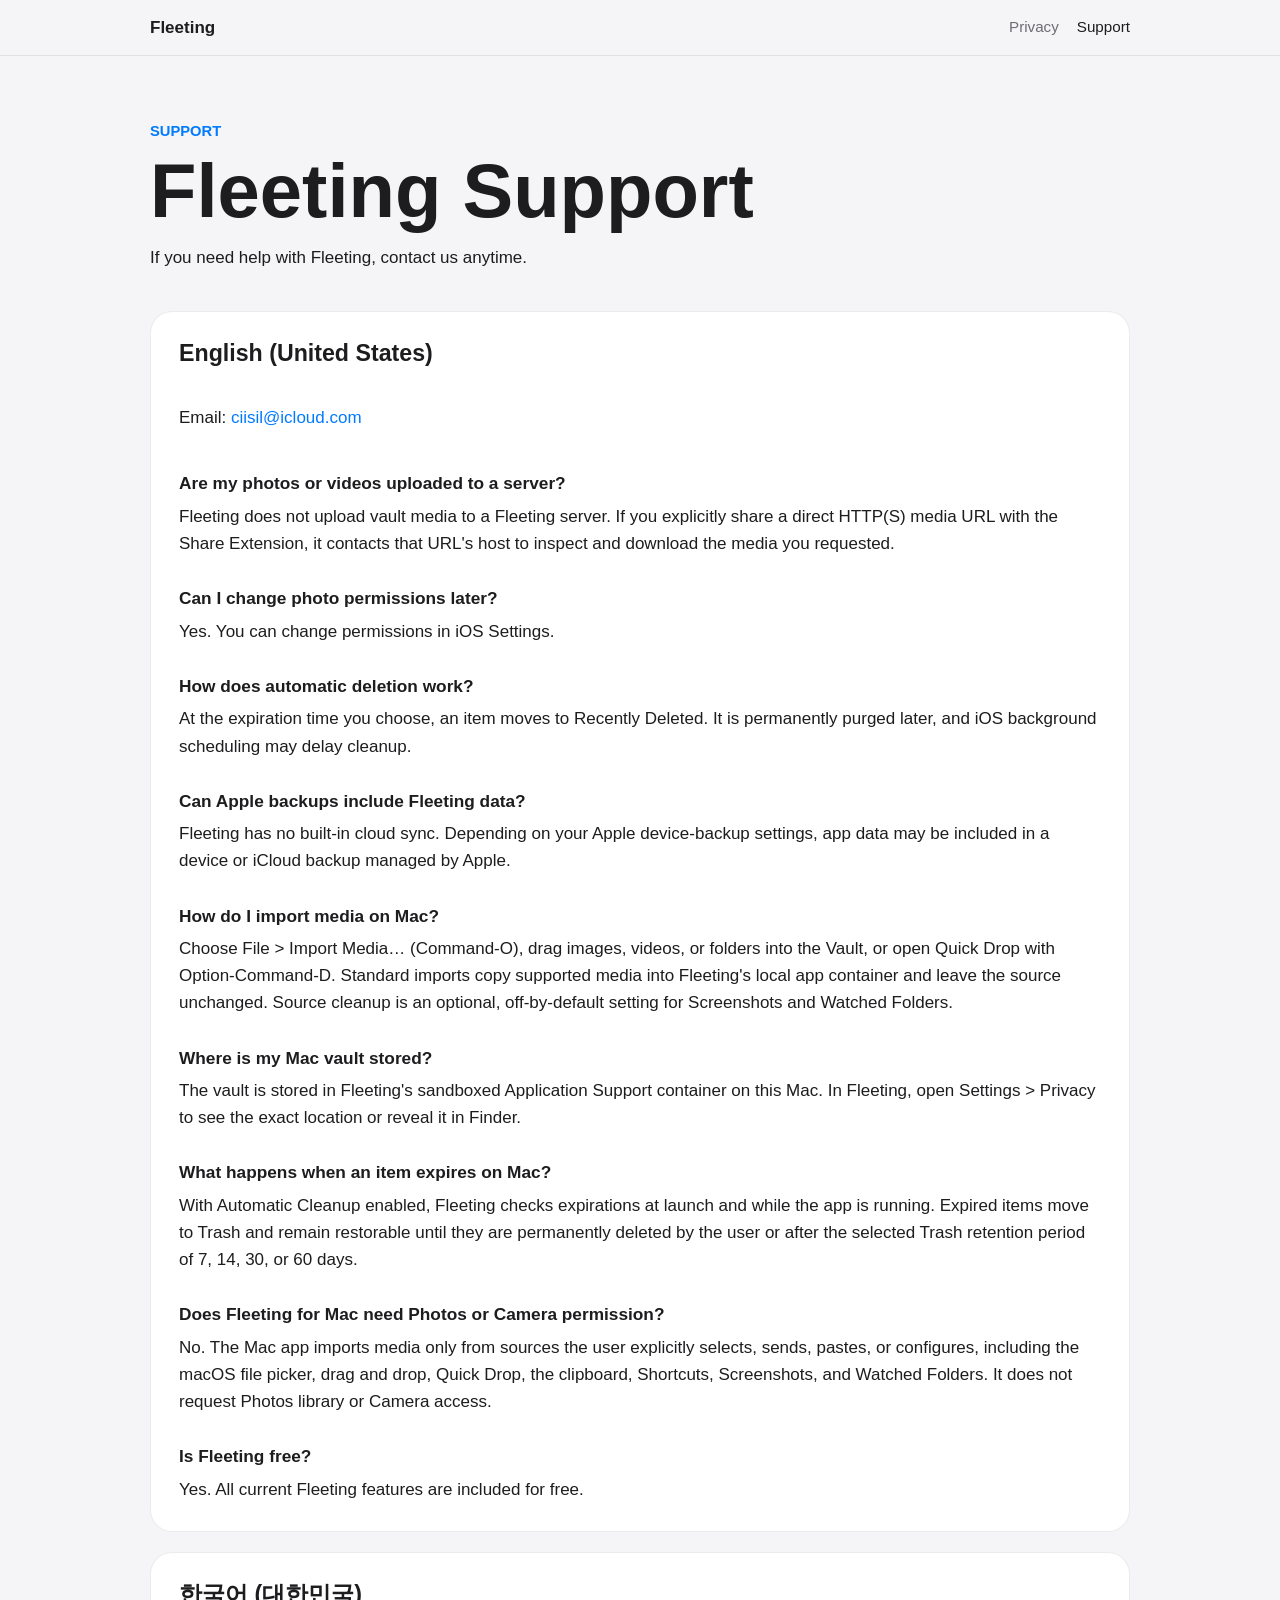
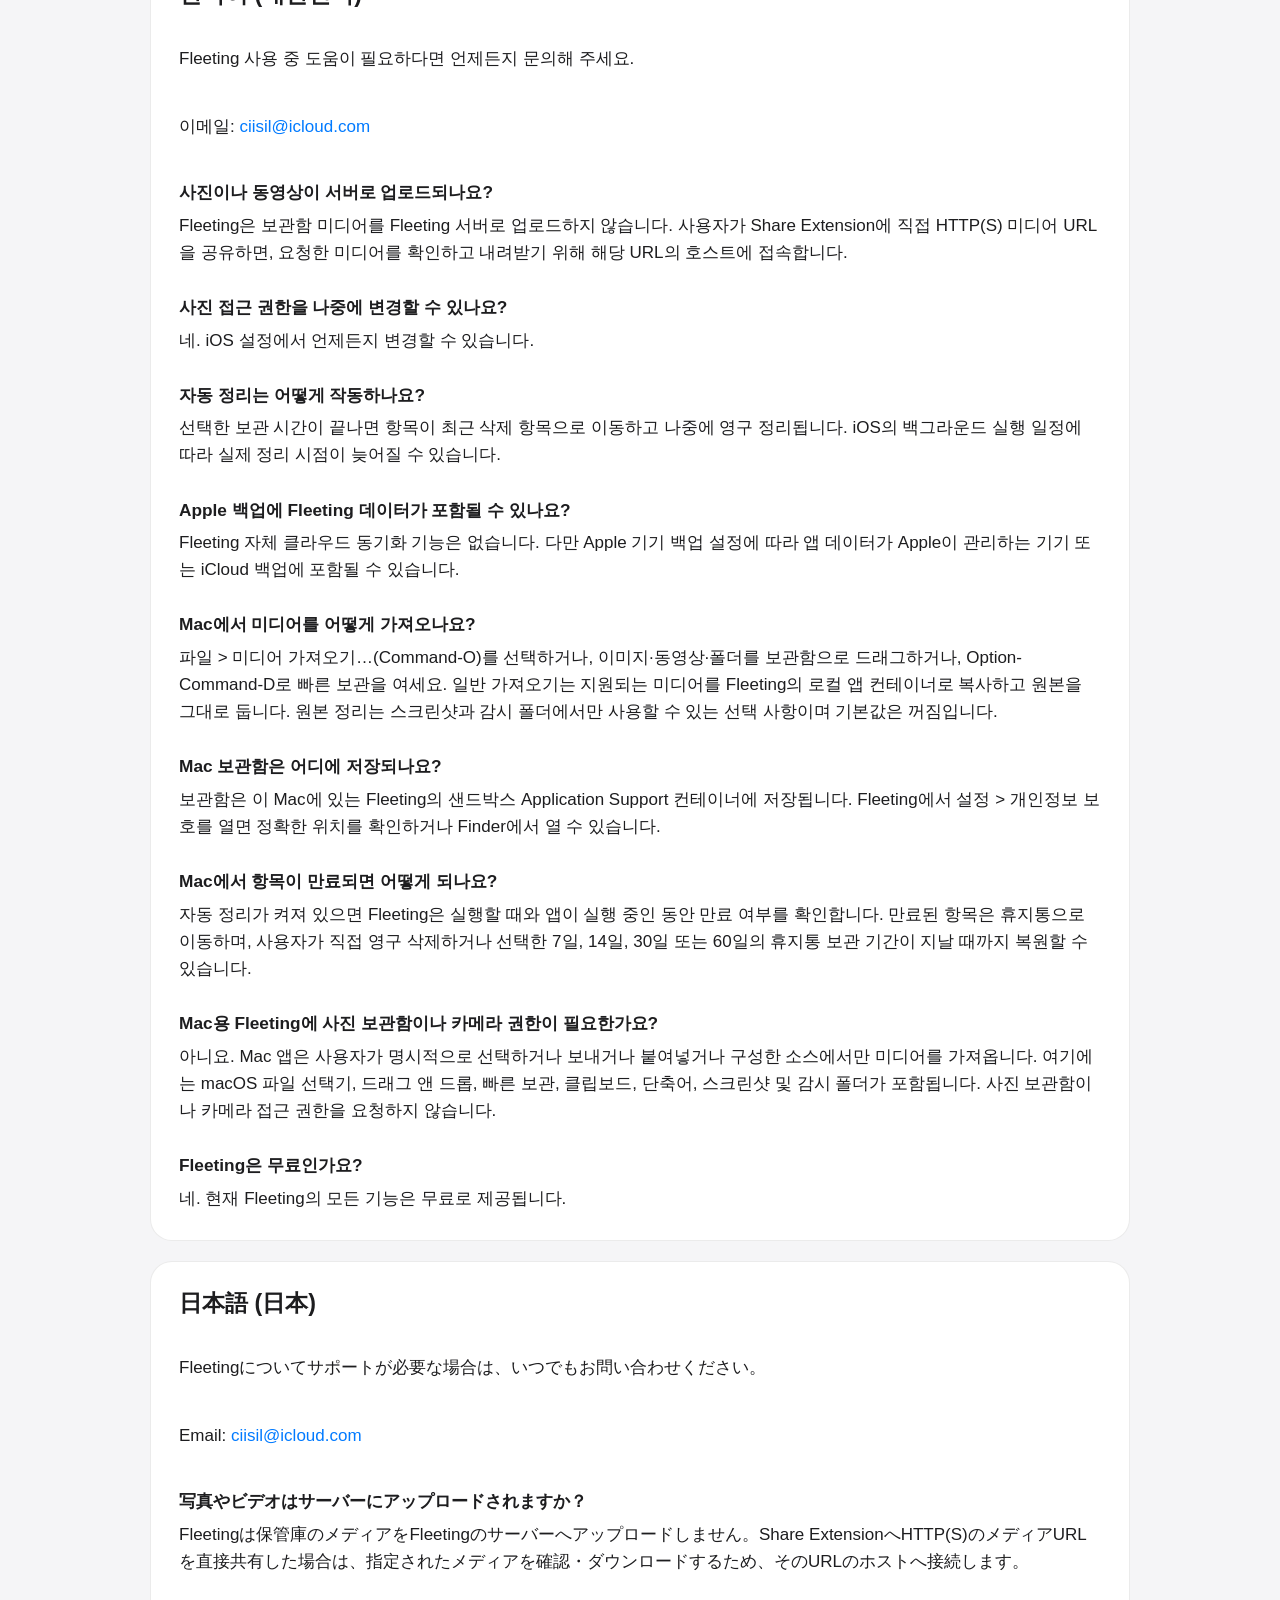
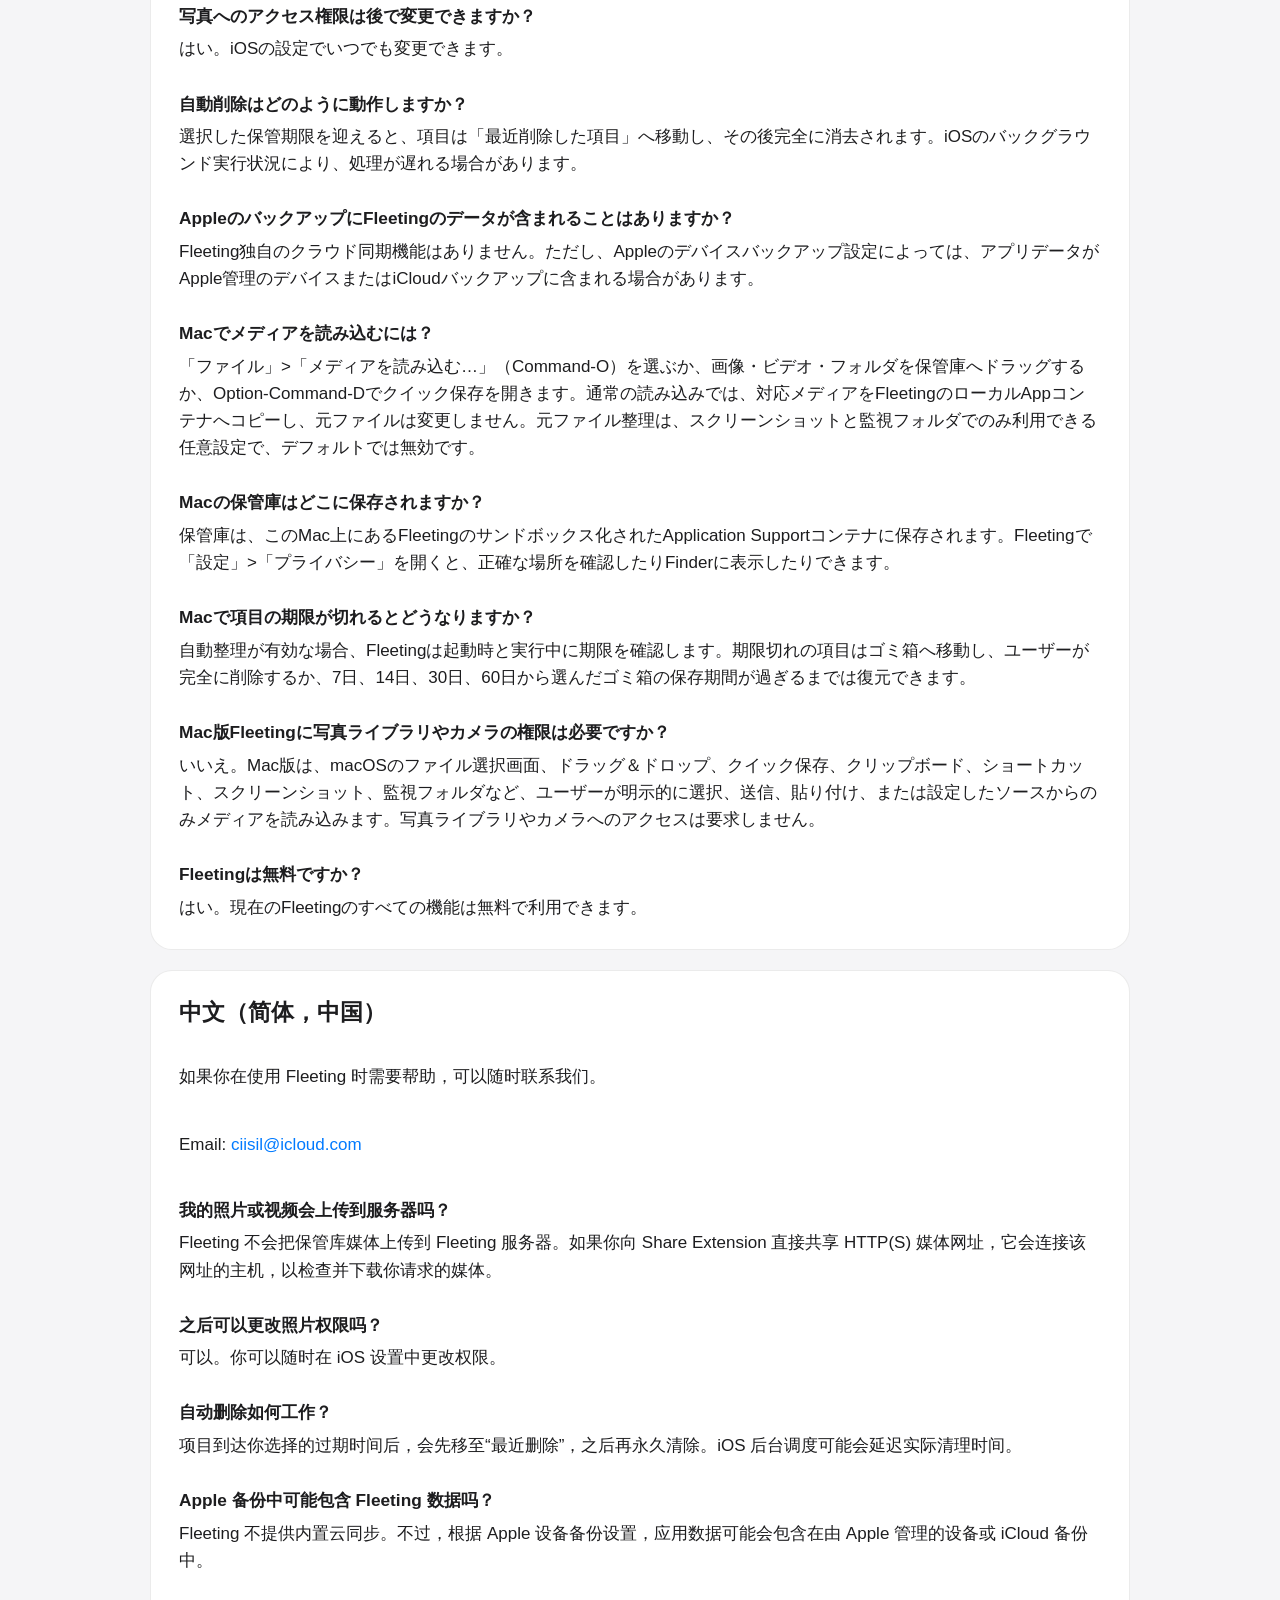
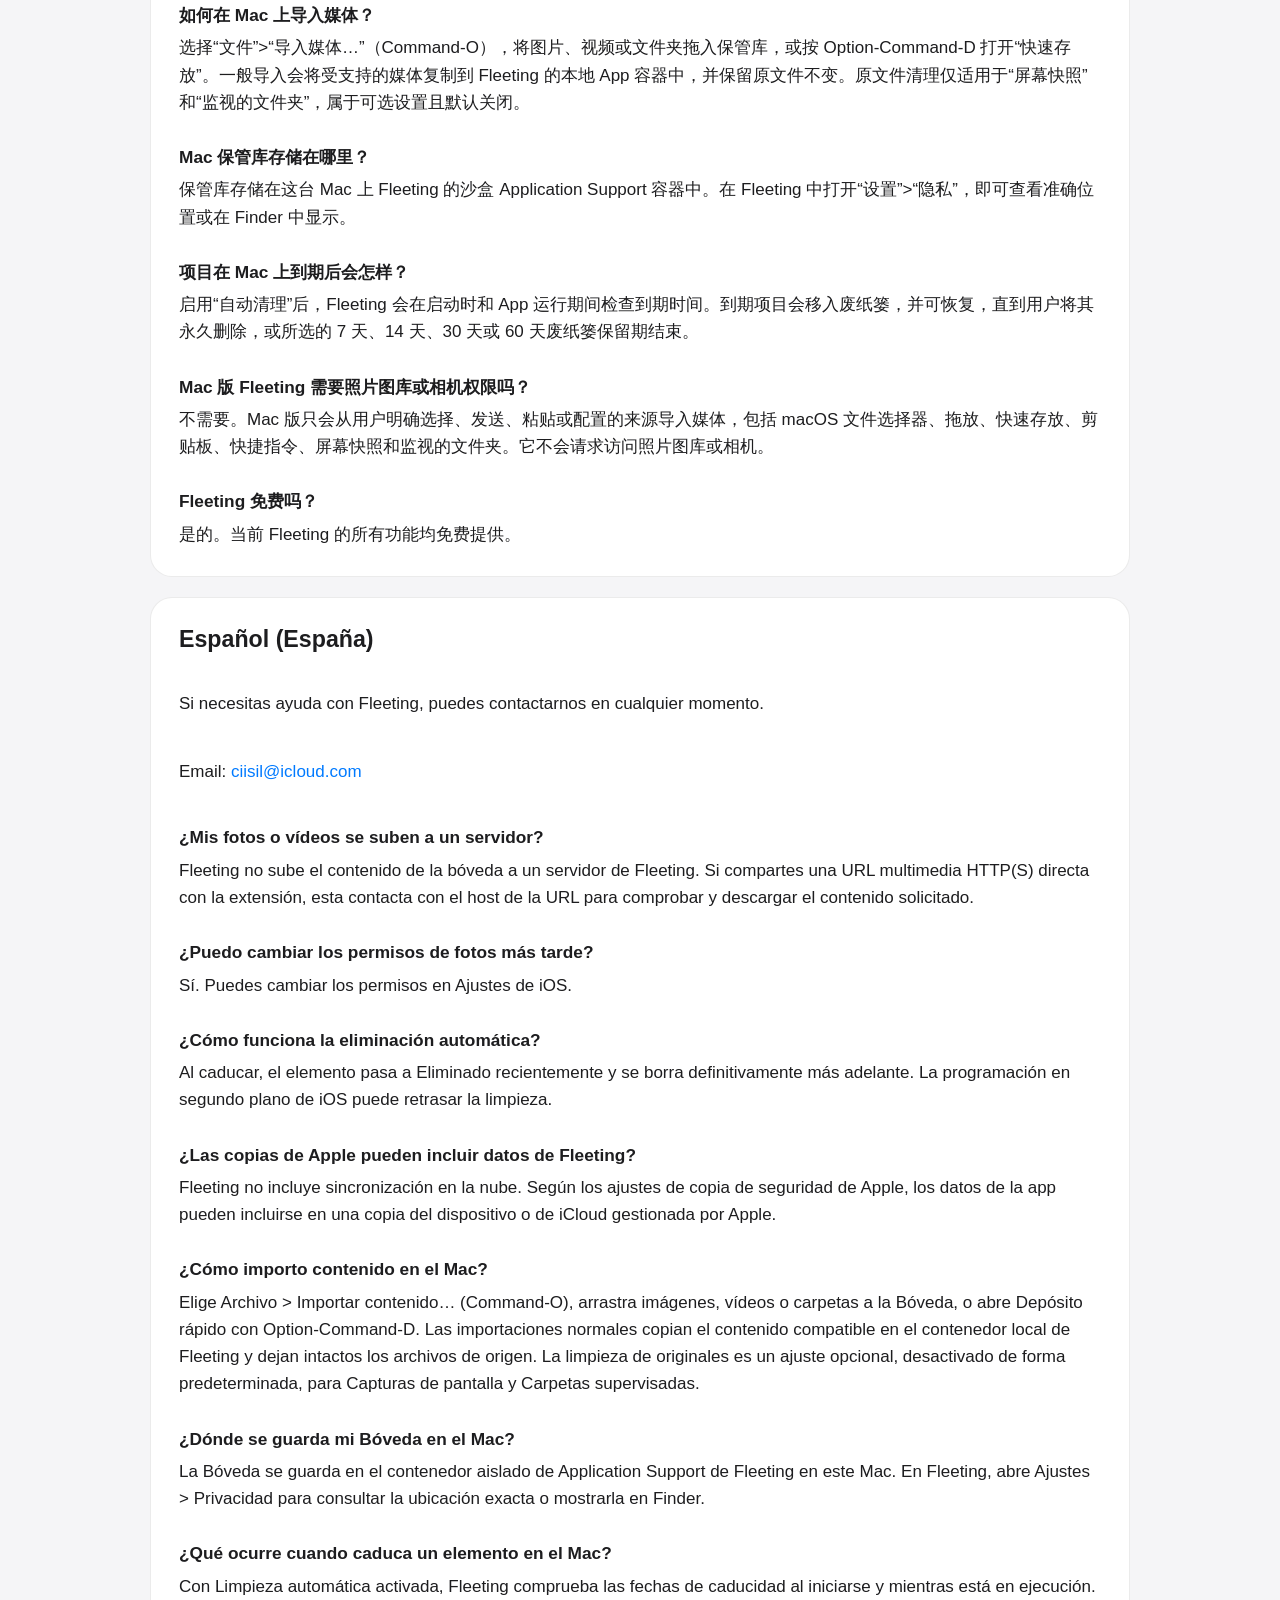
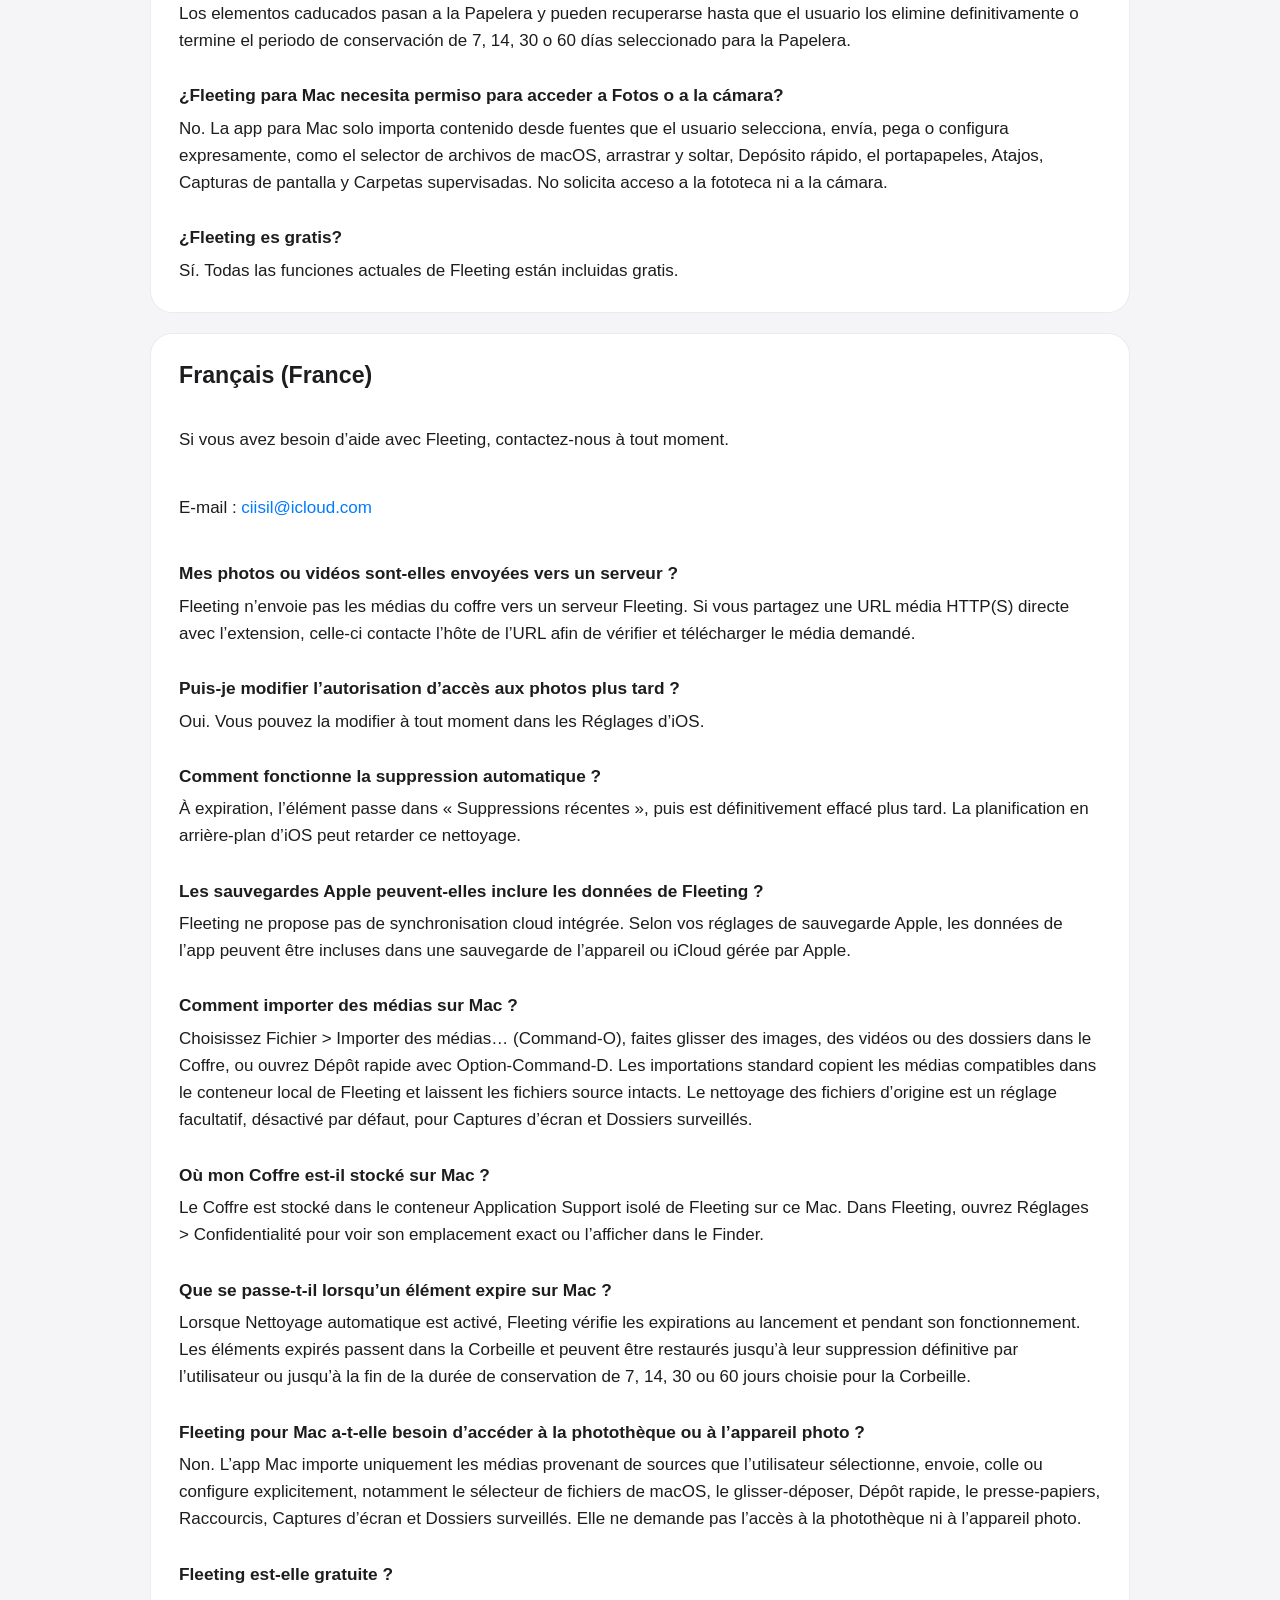
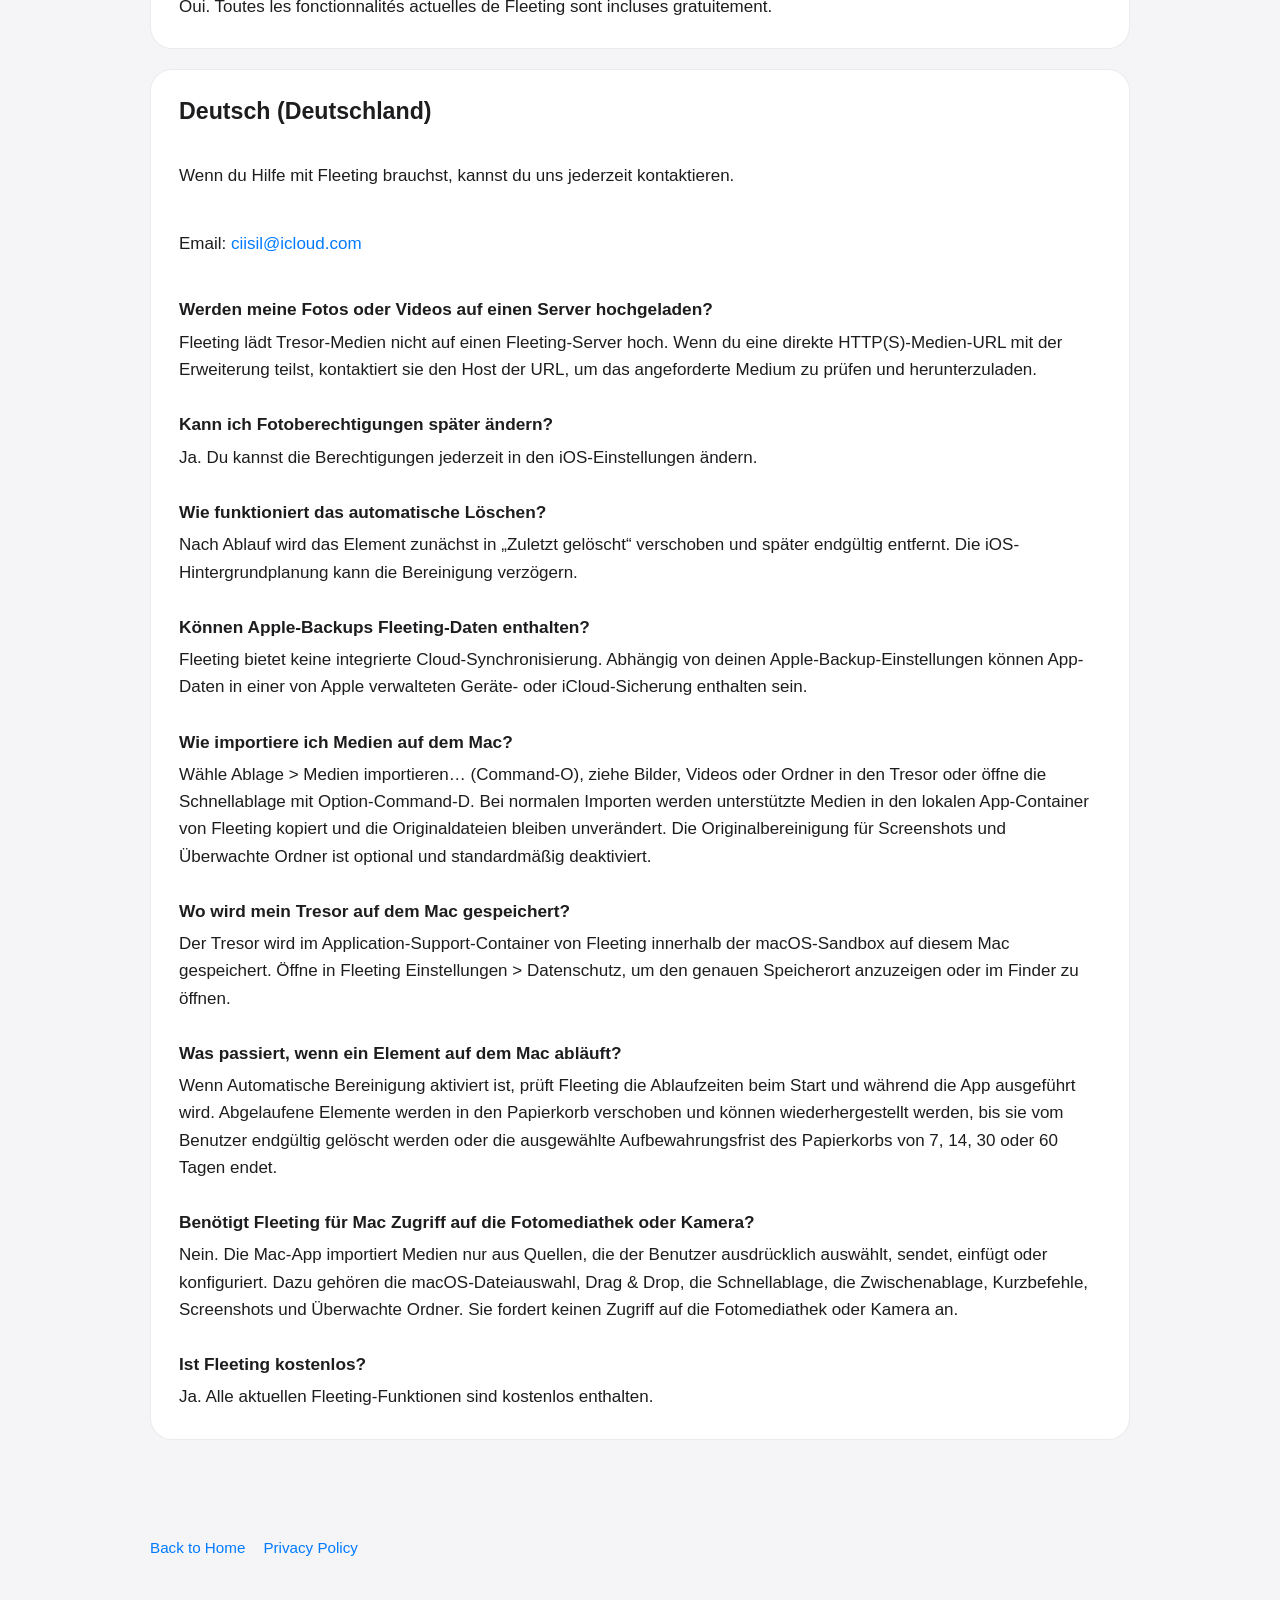
<file: docs/support.html>
<!doctype html>
<html lang="en">
  <head>
    <meta charset="utf-8">
    <meta name="viewport" content="width=device-width, initial-scale=1">
    <title>Fleeting Support</title>
    <meta name="description" content="Support information for Fleeting on iPhone, iPad, and Mac.">
    <link rel="stylesheet" href="./styles.css">
  </head>
  <body>
    <header class="site-header">
      <nav class="nav" aria-label="Main navigation">
        <a class="brand" href="./index.html">Fleeting</a>
        <div class="nav-links">
          <a href="./privacy.html">Privacy</a>
          <a href="./support.html" aria-current="page">Support</a>
        </div>
      </nav>
    </header>

    <main class="page">
      <section class="page-title">
        <p class="eyebrow">Support</p>
        <h1>Fleeting Support</h1>
        <p>If you need help with Fleeting, contact us anytime.</p>
      </section>

      <article class="content-card faq" lang="en">
        <h2>English (United States)</h2>
        <p>Email: <a href="mailto:ciisil@icloud.com">ciisil@icloud.com</a></p>

        <section class="qa" aria-label="English support questions">
          <h3>Are my photos or videos uploaded to a server?</h3>
          <p>Fleeting does not upload vault media to a Fleeting server. If you explicitly share a direct HTTP(S) media URL with the Share Extension, it contacts that URL's host to inspect and download the media you requested.</p>

          <h3>Can I change photo permissions later?</h3>
          <p>Yes. You can change permissions in iOS Settings.</p>

          <h3>How does automatic deletion work?</h3>
          <p>At the expiration time you choose, an item moves to Recently Deleted. It is permanently purged later, and iOS background scheduling may delay cleanup.</p>

          <h3>Can Apple backups include Fleeting data?</h3>
          <p>Fleeting has no built-in cloud sync. Depending on your Apple device-backup settings, app data may be included in a device or iCloud backup managed by Apple.</p>

          <h3>How do I import media on Mac?</h3>
          <p>Choose File &gt; Import Media… (Command-O), drag images, videos, or folders into the Vault, or open Quick Drop with Option-Command-D. Standard imports copy supported media into Fleeting's local app container and leave the source unchanged. Source cleanup is an optional, off-by-default setting for Screenshots and Watched Folders.</p>

          <h3>Where is my Mac vault stored?</h3>
          <p>The vault is stored in Fleeting's sandboxed Application Support container on this Mac. In Fleeting, open Settings &gt; Privacy to see the exact location or reveal it in Finder.</p>

          <h3>What happens when an item expires on Mac?</h3>
          <p>With Automatic Cleanup enabled, Fleeting checks expirations at launch and while the app is running. Expired items move to Trash and remain restorable until they are permanently deleted by the user or after the selected Trash retention period of 7, 14, 30, or 60 days.</p>

          <h3>Does Fleeting for Mac need Photos or Camera permission?</h3>
          <p>No. The Mac app imports media only from sources the user explicitly selects, sends, pastes, or configures, including the macOS file picker, drag and drop, Quick Drop, the clipboard, Shortcuts, Screenshots, and Watched Folders. It does not request Photos library or Camera access.</p>

          <h3>Is Fleeting free?</h3>
          <p>Yes. All current Fleeting features are included for free.</p>
        </section>
      </article>

      <article class="content-card faq" lang="ko">
        <h2>한국어 (대한민국)</h2>
        <p>Fleeting 사용 중 도움이 필요하다면 언제든지 문의해 주세요.</p>
        <p>이메일: <a href="mailto:ciisil@icloud.com">ciisil@icloud.com</a></p>

        <section class="qa" aria-label="Korean support questions">
          <h3>사진이나 동영상이 서버로 업로드되나요?</h3>
          <p>Fleeting은 보관함 미디어를 Fleeting 서버로 업로드하지 않습니다. 사용자가 Share Extension에 직접 HTTP(S) 미디어 URL을 공유하면, 요청한 미디어를 확인하고 내려받기 위해 해당 URL의 호스트에 접속합니다.</p>

          <h3>사진 접근 권한을 나중에 변경할 수 있나요?</h3>
          <p>네. iOS 설정에서 언제든지 변경할 수 있습니다.</p>

          <h3>자동 정리는 어떻게 작동하나요?</h3>
          <p>선택한 보관 시간이 끝나면 항목이 최근 삭제 항목으로 이동하고 나중에 영구 정리됩니다. iOS의 백그라운드 실행 일정에 따라 실제 정리 시점이 늦어질 수 있습니다.</p>

          <h3>Apple 백업에 Fleeting 데이터가 포함될 수 있나요?</h3>
          <p>Fleeting 자체 클라우드 동기화 기능은 없습니다. 다만 Apple 기기 백업 설정에 따라 앱 데이터가 Apple이 관리하는 기기 또는 iCloud 백업에 포함될 수 있습니다.</p>

          <h3>Mac에서 미디어를 어떻게 가져오나요?</h3>
          <p>파일 &gt; 미디어 가져오기…(Command-O)를 선택하거나, 이미지·동영상·폴더를 보관함으로 드래그하거나, Option-Command-D로 빠른 보관을 여세요. 일반 가져오기는 지원되는 미디어를 Fleeting의 로컬 앱 컨테이너로 복사하고 원본을 그대로 둡니다. 원본 정리는 스크린샷과 감시 폴더에서만 사용할 수 있는 선택 사항이며 기본값은 꺼짐입니다.</p>

          <h3>Mac 보관함은 어디에 저장되나요?</h3>
          <p>보관함은 이 Mac에 있는 Fleeting의 샌드박스 Application Support 컨테이너에 저장됩니다. Fleeting에서 설정 &gt; 개인정보 보호를 열면 정확한 위치를 확인하거나 Finder에서 열 수 있습니다.</p>

          <h3>Mac에서 항목이 만료되면 어떻게 되나요?</h3>
          <p>자동 정리가 켜져 있으면 Fleeting은 실행할 때와 앱이 실행 중인 동안 만료 여부를 확인합니다. 만료된 항목은 휴지통으로 이동하며, 사용자가 직접 영구 삭제하거나 선택한 7일, 14일, 30일 또는 60일의 휴지통 보관 기간이 지날 때까지 복원할 수 있습니다.</p>

          <h3>Mac용 Fleeting에 사진 보관함이나 카메라 권한이 필요한가요?</h3>
          <p>아니요. Mac 앱은 사용자가 명시적으로 선택하거나 보내거나 붙여넣거나 구성한 소스에서만 미디어를 가져옵니다. 여기에는 macOS 파일 선택기, 드래그 앤 드롭, 빠른 보관, 클립보드, 단축어, 스크린샷 및 감시 폴더가 포함됩니다. 사진 보관함이나 카메라 접근 권한을 요청하지 않습니다.</p>

          <h3>Fleeting은 무료인가요?</h3>
          <p>네. 현재 Fleeting의 모든 기능은 무료로 제공됩니다.</p>
        </section>
      </article>

      <article class="content-card faq" lang="ja">
        <h2>日本語 (日本)</h2>
        <p>Fleetingについてサポートが必要な場合は、いつでもお問い合わせください。</p>
        <p>Email: <a href="mailto:ciisil@icloud.com">ciisil@icloud.com</a></p>

        <section class="qa" aria-label="Japanese support questions">
          <h3>写真やビデオはサーバーにアップロードされますか？</h3>
          <p>Fleetingは保管庫のメディアをFleetingのサーバーへアップロードしません。Share ExtensionへHTTP(S)のメディアURLを直接共有した場合は、指定されたメディアを確認・ダウンロードするため、そのURLのホストへ接続します。</p>

          <h3>写真へのアクセス権限は後で変更できますか？</h3>
          <p>はい。iOSの設定でいつでも変更できます。</p>

          <h3>自動削除はどのように動作しますか？</h3>
          <p>選択した保管期限を迎えると、項目は「最近削除した項目」へ移動し、その後完全に消去されます。iOSのバックグラウンド実行状況により、処理が遅れる場合があります。</p>

          <h3>AppleのバックアップにFleetingのデータが含まれることはありますか？</h3>
          <p>Fleeting独自のクラウド同期機能はありません。ただし、Appleのデバイスバックアップ設定によっては、アプリデータがApple管理のデバイスまたはiCloudバックアップに含まれる場合があります。</p>

          <h3>Macでメディアを読み込むには？</h3>
          <p>「ファイル」&gt;「メディアを読み込む…」（Command-O）を選ぶか、画像・ビデオ・フォルダを保管庫へドラッグするか、Option-Command-Dでクイック保存を開きます。通常の読み込みでは、対応メディアをFleetingのローカルAppコンテナへコピーし、元ファイルは変更しません。元ファイル整理は、スクリーンショットと監視フォルダでのみ利用できる任意設定で、デフォルトでは無効です。</p>

          <h3>Macの保管庫はどこに保存されますか？</h3>
          <p>保管庫は、このMac上にあるFleetingのサンドボックス化されたApplication Supportコンテナに保存されます。Fleetingで「設定」&gt;「プライバシー」を開くと、正確な場所を確認したりFinderに表示したりできます。</p>

          <h3>Macで項目の期限が切れるとどうなりますか？</h3>
          <p>自動整理が有効な場合、Fleetingは起動時と実行中に期限を確認します。期限切れの項目はゴミ箱へ移動し、ユーザーが完全に削除するか、7日、14日、30日、60日から選んだゴミ箱の保存期間が過ぎるまでは復元できます。</p>

          <h3>Mac版Fleetingに写真ライブラリやカメラの権限は必要ですか？</h3>
          <p>いいえ。Mac版は、macOSのファイル選択画面、ドラッグ＆ドロップ、クイック保存、クリップボード、ショートカット、スクリーンショット、監視フォルダなど、ユーザーが明示的に選択、送信、貼り付け、または設定したソースからのみメディアを読み込みます。写真ライブラリやカメラへのアクセスは要求しません。</p>

          <h3>Fleetingは無料ですか？</h3>
          <p>はい。現在のFleetingのすべての機能は無料で利用できます。</p>
        </section>
      </article>

      <article class="content-card faq" lang="zh-Hans">
        <h2>中文（简体，中国）</h2>
        <p>如果你在使用 Fleeting 时需要帮助，可以随时联系我们。</p>
        <p>Email: <a href="mailto:ciisil@icloud.com">ciisil@icloud.com</a></p>

        <section class="qa" aria-label="Simplified Chinese support questions">
          <h3>我的照片或视频会上传到服务器吗？</h3>
          <p>Fleeting 不会把保管库媒体上传到 Fleeting 服务器。如果你向 Share Extension 直接共享 HTTP(S) 媒体网址，它会连接该网址的主机，以检查并下载你请求的媒体。</p>

          <h3>之后可以更改照片权限吗？</h3>
          <p>可以。你可以随时在 iOS 设置中更改权限。</p>

          <h3>自动删除如何工作？</h3>
          <p>项目到达你选择的过期时间后，会先移至“最近删除”，之后再永久清除。iOS 后台调度可能会延迟实际清理时间。</p>

          <h3>Apple 备份中可能包含 Fleeting 数据吗？</h3>
          <p>Fleeting 不提供内置云同步。不过，根据 Apple 设备备份设置，应用数据可能会包含在由 Apple 管理的设备或 iCloud 备份中。</p>

          <h3>如何在 Mac 上导入媒体？</h3>
          <p>选择“文件”&gt;“导入媒体…”（Command-O），将图片、视频或文件夹拖入保管库，或按 Option-Command-D 打开“快速存放”。一般导入会将受支持的媒体复制到 Fleeting 的本地 App 容器中，并保留原文件不变。原文件清理仅适用于“屏幕快照”和“监视的文件夹”，属于可选设置且默认关闭。</p>

          <h3>Mac 保管库存储在哪里？</h3>
          <p>保管库存储在这台 Mac 上 Fleeting 的沙盒 Application Support 容器中。在 Fleeting 中打开“设置”&gt;“隐私”，即可查看准确位置或在 Finder 中显示。</p>

          <h3>项目在 Mac 上到期后会怎样？</h3>
          <p>启用“自动清理”后，Fleeting 会在启动时和 App 运行期间检查到期时间。到期项目会移入废纸篓，并可恢复，直到用户将其永久删除，或所选的 7 天、14 天、30 天或 60 天废纸篓保留期结束。</p>

          <h3>Mac 版 Fleeting 需要照片图库或相机权限吗？</h3>
          <p>不需要。Mac 版只会从用户明确选择、发送、粘贴或配置的来源导入媒体，包括 macOS 文件选择器、拖放、快速存放、剪贴板、快捷指令、屏幕快照和监视的文件夹。它不会请求访问照片图库或相机。</p>

          <h3>Fleeting 免费吗？</h3>
          <p>是的。当前 Fleeting 的所有功能均免费提供。</p>
        </section>
      </article>

      <article class="content-card faq" lang="es">
        <h2>Español (España)</h2>
        <p>Si necesitas ayuda con Fleeting, puedes contactarnos en cualquier momento.</p>
        <p>Email: <a href="mailto:ciisil@icloud.com">ciisil@icloud.com</a></p>

        <section class="qa" aria-label="Spanish support questions">
          <h3>¿Mis fotos o vídeos se suben a un servidor?</h3>
          <p>Fleeting no sube el contenido de la bóveda a un servidor de Fleeting. Si compartes una URL multimedia HTTP(S) directa con la extensión, esta contacta con el host de la URL para comprobar y descargar el contenido solicitado.</p>

          <h3>¿Puedo cambiar los permisos de fotos más tarde?</h3>
          <p>Sí. Puedes cambiar los permisos en Ajustes de iOS.</p>

          <h3>¿Cómo funciona la eliminación automática?</h3>
          <p>Al caducar, el elemento pasa a Eliminado recientemente y se borra definitivamente más adelante. La programación en segundo plano de iOS puede retrasar la limpieza.</p>

          <h3>¿Las copias de Apple pueden incluir datos de Fleeting?</h3>
          <p>Fleeting no incluye sincronización en la nube. Según los ajustes de copia de seguridad de Apple, los datos de la app pueden incluirse en una copia del dispositivo o de iCloud gestionada por Apple.</p>

          <h3>¿Cómo importo contenido en el Mac?</h3>
          <p>Elige Archivo &gt; Importar contenido… (Command-O), arrastra imágenes, vídeos o carpetas a la Bóveda, o abre Depósito rápido con Option-Command-D. Las importaciones normales copian el contenido compatible en el contenedor local de Fleeting y dejan intactos los archivos de origen. La limpieza de originales es un ajuste opcional, desactivado de forma predeterminada, para Capturas de pantalla y Carpetas supervisadas.</p>

          <h3>¿Dónde se guarda mi Bóveda en el Mac?</h3>
          <p>La Bóveda se guarda en el contenedor aislado de Application Support de Fleeting en este Mac. En Fleeting, abre Ajustes &gt; Privacidad para consultar la ubicación exacta o mostrarla en Finder.</p>

          <h3>¿Qué ocurre cuando caduca un elemento en el Mac?</h3>
          <p>Con Limpieza automática activada, Fleeting comprueba las fechas de caducidad al iniciarse y mientras está en ejecución. Los elementos caducados pasan a la Papelera y pueden recuperarse hasta que el usuario los elimine definitivamente o termine el periodo de conservación de 7, 14, 30 o 60 días seleccionado para la Papelera.</p>

          <h3>¿Fleeting para Mac necesita permiso para acceder a Fotos o a la cámara?</h3>
          <p>No. La app para Mac solo importa contenido desde fuentes que el usuario selecciona, envía, pega o configura expresamente, como el selector de archivos de macOS, arrastrar y soltar, Depósito rápido, el portapapeles, Atajos, Capturas de pantalla y Carpetas supervisadas. No solicita acceso a la fototeca ni a la cámara.</p>

          <h3>¿Fleeting es gratis?</h3>
          <p>Sí. Todas las funciones actuales de Fleeting están incluidas gratis.</p>
        </section>
      </article>

      <article class="content-card faq" lang="fr">
        <h2>Français (France)</h2>
        <p>Si vous avez besoin d’aide avec Fleeting, contactez-nous à tout moment.</p>
        <p>E-mail : <a href="mailto:ciisil@icloud.com">ciisil@icloud.com</a></p>

        <section class="qa" aria-label="Questions d’assistance en français">
          <h3>Mes photos ou vidéos sont-elles envoyées vers un serveur ?</h3>
          <p>Fleeting n’envoie pas les médias du coffre vers un serveur Fleeting. Si vous partagez une URL média HTTP(S) directe avec l’extension, celle-ci contacte l’hôte de l’URL afin de vérifier et télécharger le média demandé.</p>

          <h3>Puis-je modifier l’autorisation d’accès aux photos plus tard ?</h3>
          <p>Oui. Vous pouvez la modifier à tout moment dans les Réglages d’iOS.</p>

          <h3>Comment fonctionne la suppression automatique ?</h3>
          <p>À expiration, l’élément passe dans « Suppressions récentes », puis est définitivement effacé plus tard. La planification en arrière-plan d’iOS peut retarder ce nettoyage.</p>

          <h3>Les sauvegardes Apple peuvent-elles inclure les données de Fleeting ?</h3>
          <p>Fleeting ne propose pas de synchronisation cloud intégrée. Selon vos réglages de sauvegarde Apple, les données de l’app peuvent être incluses dans une sauvegarde de l’appareil ou iCloud gérée par Apple.</p>

          <h3>Comment importer des médias sur Mac ?</h3>
          <p>Choisissez Fichier &gt; Importer des médias… (Command-O), faites glisser des images, des vidéos ou des dossiers dans le Coffre, ou ouvrez Dépôt rapide avec Option-Command-D. Les importations standard copient les médias compatibles dans le conteneur local de Fleeting et laissent les fichiers source intacts. Le nettoyage des fichiers d’origine est un réglage facultatif, désactivé par défaut, pour Captures d’écran et Dossiers surveillés.</p>

          <h3>Où mon Coffre est-il stocké sur Mac ?</h3>
          <p>Le Coffre est stocké dans le conteneur Application Support isolé de Fleeting sur ce Mac. Dans Fleeting, ouvrez Réglages &gt; Confidentialité pour voir son emplacement exact ou l’afficher dans le Finder.</p>

          <h3>Que se passe-t-il lorsqu’un élément expire sur Mac ?</h3>
          <p>Lorsque Nettoyage automatique est activé, Fleeting vérifie les expirations au lancement et pendant son fonctionnement. Les éléments expirés passent dans la Corbeille et peuvent être restaurés jusqu’à leur suppression définitive par l’utilisateur ou jusqu’à la fin de la durée de conservation de 7, 14, 30 ou 60 jours choisie pour la Corbeille.</p>

          <h3>Fleeting pour Mac a-t-elle besoin d’accéder à la photothèque ou à l’appareil photo ?</h3>
          <p>Non. L’app Mac importe uniquement les médias provenant de sources que l’utilisateur sélectionne, envoie, colle ou configure explicitement, notamment le sélecteur de fichiers de macOS, le glisser-déposer, Dépôt rapide, le presse-papiers, Raccourcis, Captures d’écran et Dossiers surveillés. Elle ne demande pas l’accès à la photothèque ni à l’appareil photo.</p>

          <h3>Fleeting est-elle gratuite ?</h3>
          <p>Oui. Toutes les fonctionnalités actuelles de Fleeting sont incluses gratuitement.</p>
        </section>
      </article>

      <article class="content-card faq" lang="de">
        <h2>Deutsch (Deutschland)</h2>
        <p>Wenn du Hilfe mit Fleeting brauchst, kannst du uns jederzeit kontaktieren.</p>
        <p>Email: <a href="mailto:ciisil@icloud.com">ciisil@icloud.com</a></p>

        <section class="qa" aria-label="German support questions">
          <h3>Werden meine Fotos oder Videos auf einen Server hochgeladen?</h3>
          <p>Fleeting lädt Tresor-Medien nicht auf einen Fleeting-Server hoch. Wenn du eine direkte HTTP(S)-Medien-URL mit der Erweiterung teilst, kontaktiert sie den Host der URL, um das angeforderte Medium zu prüfen und herunterzuladen.</p>

          <h3>Kann ich Fotoberechtigungen später ändern?</h3>
          <p>Ja. Du kannst die Berechtigungen jederzeit in den iOS-Einstellungen ändern.</p>

          <h3>Wie funktioniert das automatische Löschen?</h3>
          <p>Nach Ablauf wird das Element zunächst in „Zuletzt gelöscht“ verschoben und später endgültig entfernt. Die iOS-Hintergrundplanung kann die Bereinigung verzögern.</p>

          <h3>Können Apple-Backups Fleeting-Daten enthalten?</h3>
          <p>Fleeting bietet keine integrierte Cloud-Synchronisierung. Abhängig von deinen Apple-Backup-Einstellungen können App-Daten in einer von Apple verwalteten Geräte- oder iCloud-Sicherung enthalten sein.</p>

          <h3>Wie importiere ich Medien auf dem Mac?</h3>
          <p>Wähle Ablage &gt; Medien importieren… (Command-O), ziehe Bilder, Videos oder Ordner in den Tresor oder öffne die Schnellablage mit Option-Command-D. Bei normalen Importen werden unterstützte Medien in den lokalen App-Container von Fleeting kopiert und die Originaldateien bleiben unverändert. Die Originalbereinigung für Screenshots und Überwachte Ordner ist optional und standardmäßig deaktiviert.</p>

          <h3>Wo wird mein Tresor auf dem Mac gespeichert?</h3>
          <p>Der Tresor wird im Application-Support-Container von Fleeting innerhalb der macOS-Sandbox auf diesem Mac gespeichert. Öffne in Fleeting Einstellungen &gt; Datenschutz, um den genauen Speicherort anzuzeigen oder im Finder zu öffnen.</p>

          <h3>Was passiert, wenn ein Element auf dem Mac abläuft?</h3>
          <p>Wenn Automatische Bereinigung aktiviert ist, prüft Fleeting die Ablaufzeiten beim Start und während die App ausgeführt wird. Abgelaufene Elemente werden in den Papierkorb verschoben und können wiederhergestellt werden, bis sie vom Benutzer endgültig gelöscht werden oder die ausgewählte Aufbewahrungsfrist des Papierkorbs von 7, 14, 30 oder 60 Tagen endet.</p>

          <h3>Benötigt Fleeting für Mac Zugriff auf die Fotomediathek oder Kamera?</h3>
          <p>Nein. Die Mac-App importiert Medien nur aus Quellen, die der Benutzer ausdrücklich auswählt, sendet, einfügt oder konfiguriert. Dazu gehören die macOS-Dateiauswahl, Drag &amp; Drop, die Schnellablage, die Zwischenablage, Kurzbefehle, Screenshots und Überwachte Ordner. Sie fordert keinen Zugriff auf die Fotomediathek oder Kamera an.</p>

          <h3>Ist Fleeting kostenlos?</h3>
          <p>Ja. Alle aktuellen Fleeting-Funktionen sind kostenlos enthalten.</p>
        </section>
      </article>
    </main>

    <footer class="site-footer footer-links">
      <a href="./index.html">Back to Home</a>
      <a href="./privacy.html">Privacy Policy</a>
    </footer>
  </body>
</html>
</file>
<file: docs/styles.css>
:root {
  --accent: #007aff;
  --text: #1d1d1f;
  --muted: #6e6e73;
  --bg: #f5f5f7;
  --card: #ffffff;
  --line: rgba(0,0,0,0.08);
  --radius: 22px;
}

* {
  box-sizing: border-box;
}

html {
  background: var(--bg);
}

body {
  margin: 0;
  min-height: 100vh;
  background: var(--bg);
  color: var(--text);
  font-family: -apple-system, BlinkMacSystemFont, "SF Pro Text", "Segoe UI", sans-serif;
  font-size: 17px;
  line-height: 1.6;
}

a {
  color: var(--accent);
  text-decoration: none;
}

a:hover {
  text-decoration: underline;
}

a:focus-visible {
  outline: 3px solid rgba(0, 122, 255, 0.35);
  outline-offset: 4px;
  border-radius: 10px;
}

.site-header {
  position: sticky;
  top: 0;
  z-index: 10;
  border-bottom: 1px solid var(--line);
  background: rgba(245, 245, 247, 0.92);
  backdrop-filter: saturate(180%) blur(18px);
}

.nav {
  display: flex;
  align-items: center;
  justify-content: space-between;
  gap: 20px;
  width: min(100% - 32px, 980px);
  margin: 0 auto;
  padding: 14px 0;
}

.brand {
  color: var(--text);
  font-weight: 700;
}

.nav-links {
  display: flex;
  align-items: center;
  gap: 18px;
  font-size: 0.95rem;
}

.nav-links a {
  color: var(--muted);
}

.nav-links a[aria-current="page"],
.brand[aria-current="page"] {
  color: var(--text);
}

.page {
  width: min(100% - 32px, 980px);
  margin: 0 auto;
  padding: 64px 0 48px;
}

.hero,
.page-title {
  max-width: 760px;
  margin-bottom: 40px;
}

.app-icon {
  display: block;
  width: 96px;
  height: 96px;
  margin-bottom: 24px;
  border-radius: 24px;
  border: 1px solid var(--line);
}

.eyebrow {
  margin: 0 0 10px;
  color: var(--accent);
  font-size: 0.92rem;
  font-weight: 700;
  letter-spacing: 0;
  text-transform: uppercase;
}

h1,
h2,
h3,
p {
  margin-top: 0;
}

h1 {
  margin-bottom: 16px;
  font-size: 4.75rem;
  line-height: 0.98;
  letter-spacing: 0;
}

h2 {
  margin-bottom: 12px;
  font-size: 1.45rem;
  line-height: 1.2;
  letter-spacing: 0;
}

h3 {
  margin-bottom: 8px;
  font-size: 1.08rem;
  line-height: 1.3;
  letter-spacing: 0;
}

.subtitle {
  max-width: 680px;
  margin-bottom: 8px;
  color: var(--muted);
  font-size: 1.75rem;
  line-height: 1.25;
}

.subtitle.ko {
  font-size: 1.35rem;
}

.updated {
  color: var(--muted);
}

.card-grid,
.link-cards {
  display: grid;
  grid-template-columns: repeat(2, minmax(0, 1fr));
  gap: 18px;
}

.card,
.content-card,
.link-card {
  border: 1px solid var(--line);
  border-radius: var(--radius);
  background: var(--card);
}

.card,
.content-card {
  padding: 28px;
}

.card p:last-child,
.content-card p:last-child,
.qa p:last-child {
  margin-bottom: 0;
}

.quick-links {
  margin-top: 40px;
}

.link-card {
  display: flex;
  align-items: center;
  justify-content: space-between;
  gap: 18px;
  min-height: 82px;
  padding: 22px 24px;
  color: var(--text);
  font-weight: 700;
}

.link-card:hover {
  border-color: rgba(0, 122, 255, 0.35);
  text-decoration: none;
}

.policy-page {
  max-width: 900px;
}

.content-card {
  margin-bottom: 20px;
}

.content-card h2:not(:first-child),
.content-card h3:not(:first-child) {
  margin-top: 30px;
}

ul {
  padding-left: 1.35rem;
}

li + li {
  margin-top: 6px;
}

.faq {
  display: grid;
  gap: 24px;
}

.qa {
  padding-top: 22px;
  border-top: 1px solid var(--line);
}

.qa:first-of-type {
  padding-top: 0;
  border-top: 0;
}

.site-footer {
  width: min(100% - 32px, 980px);
  margin: 0 auto;
  padding: 28px 0 40px;
  color: var(--muted);
  font-size: 0.95rem;
}

.footer-links {
  display: flex;
  flex-wrap: wrap;
  gap: 18px;
}

@media (max-width: 720px) {
  body {
    font-size: 16px;
  }

  .nav {
    width: min(100% - 24px, 980px);
  }

  .nav-links {
    gap: 14px;
  }

  .page {
    width: min(100% - 24px, 980px);
    padding-top: 42px;
  }

  h1 {
    font-size: 3.1rem;
  }

  .subtitle {
    font-size: 1.35rem;
  }

  .subtitle.ko {
    font-size: 1.15rem;
  }

  .card-grid,
  .link-cards {
    grid-template-columns: 1fr;
  }

  .card,
  .content-card {
    padding: 22px;
  }

  .site-footer {
    width: min(100% - 24px, 980px);
  }
}
</file>
